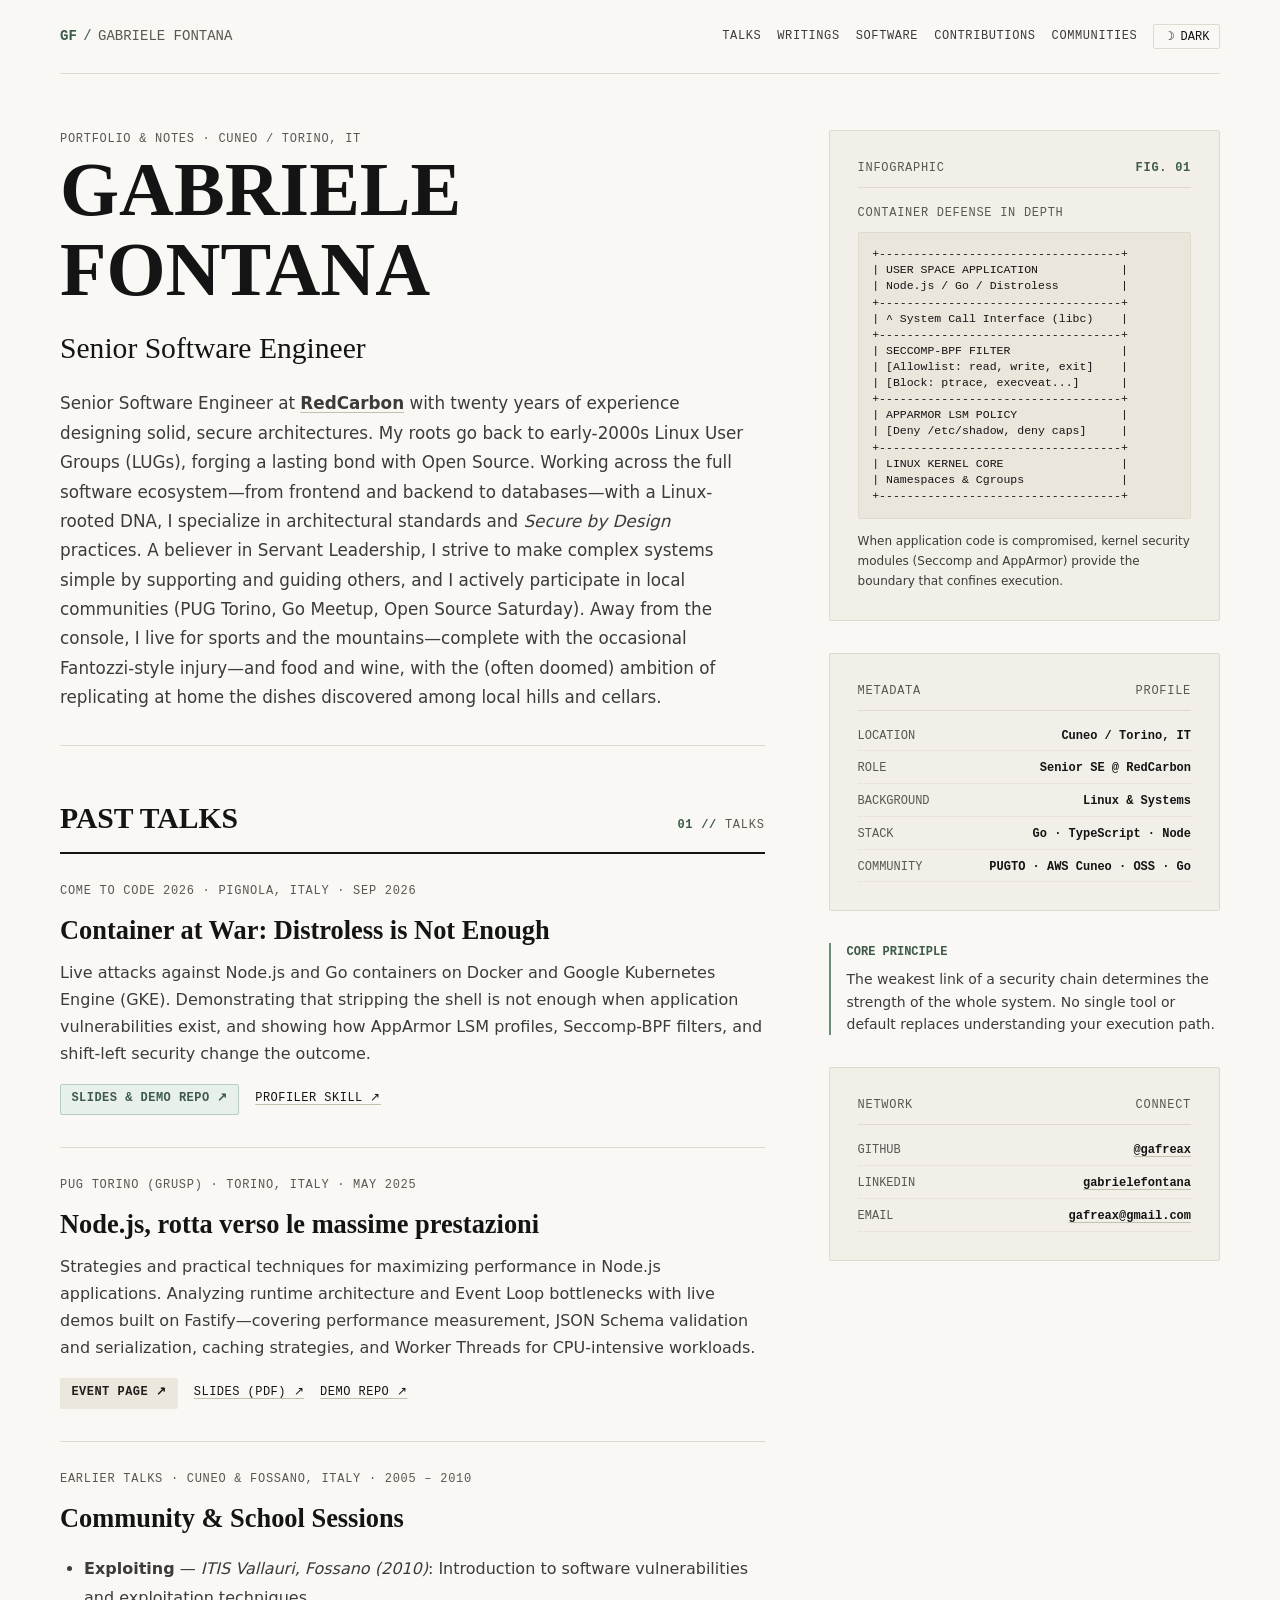
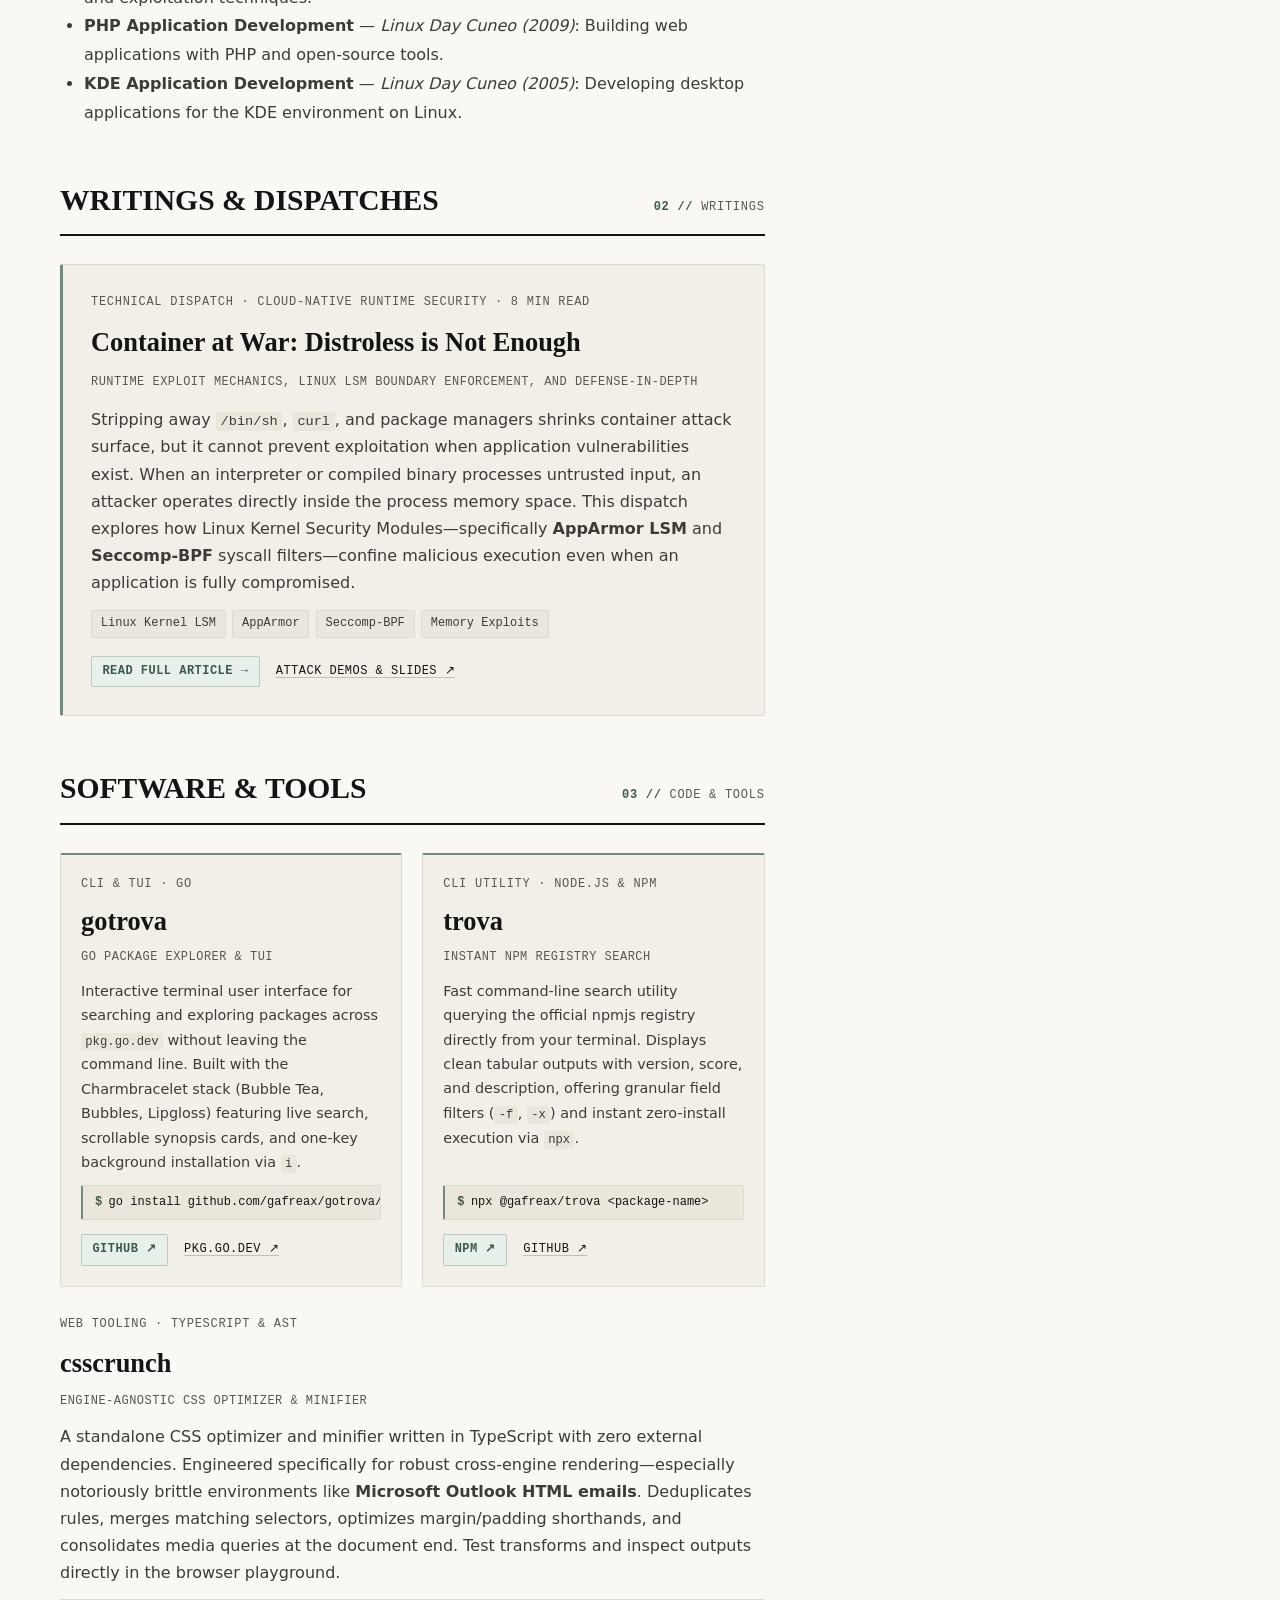
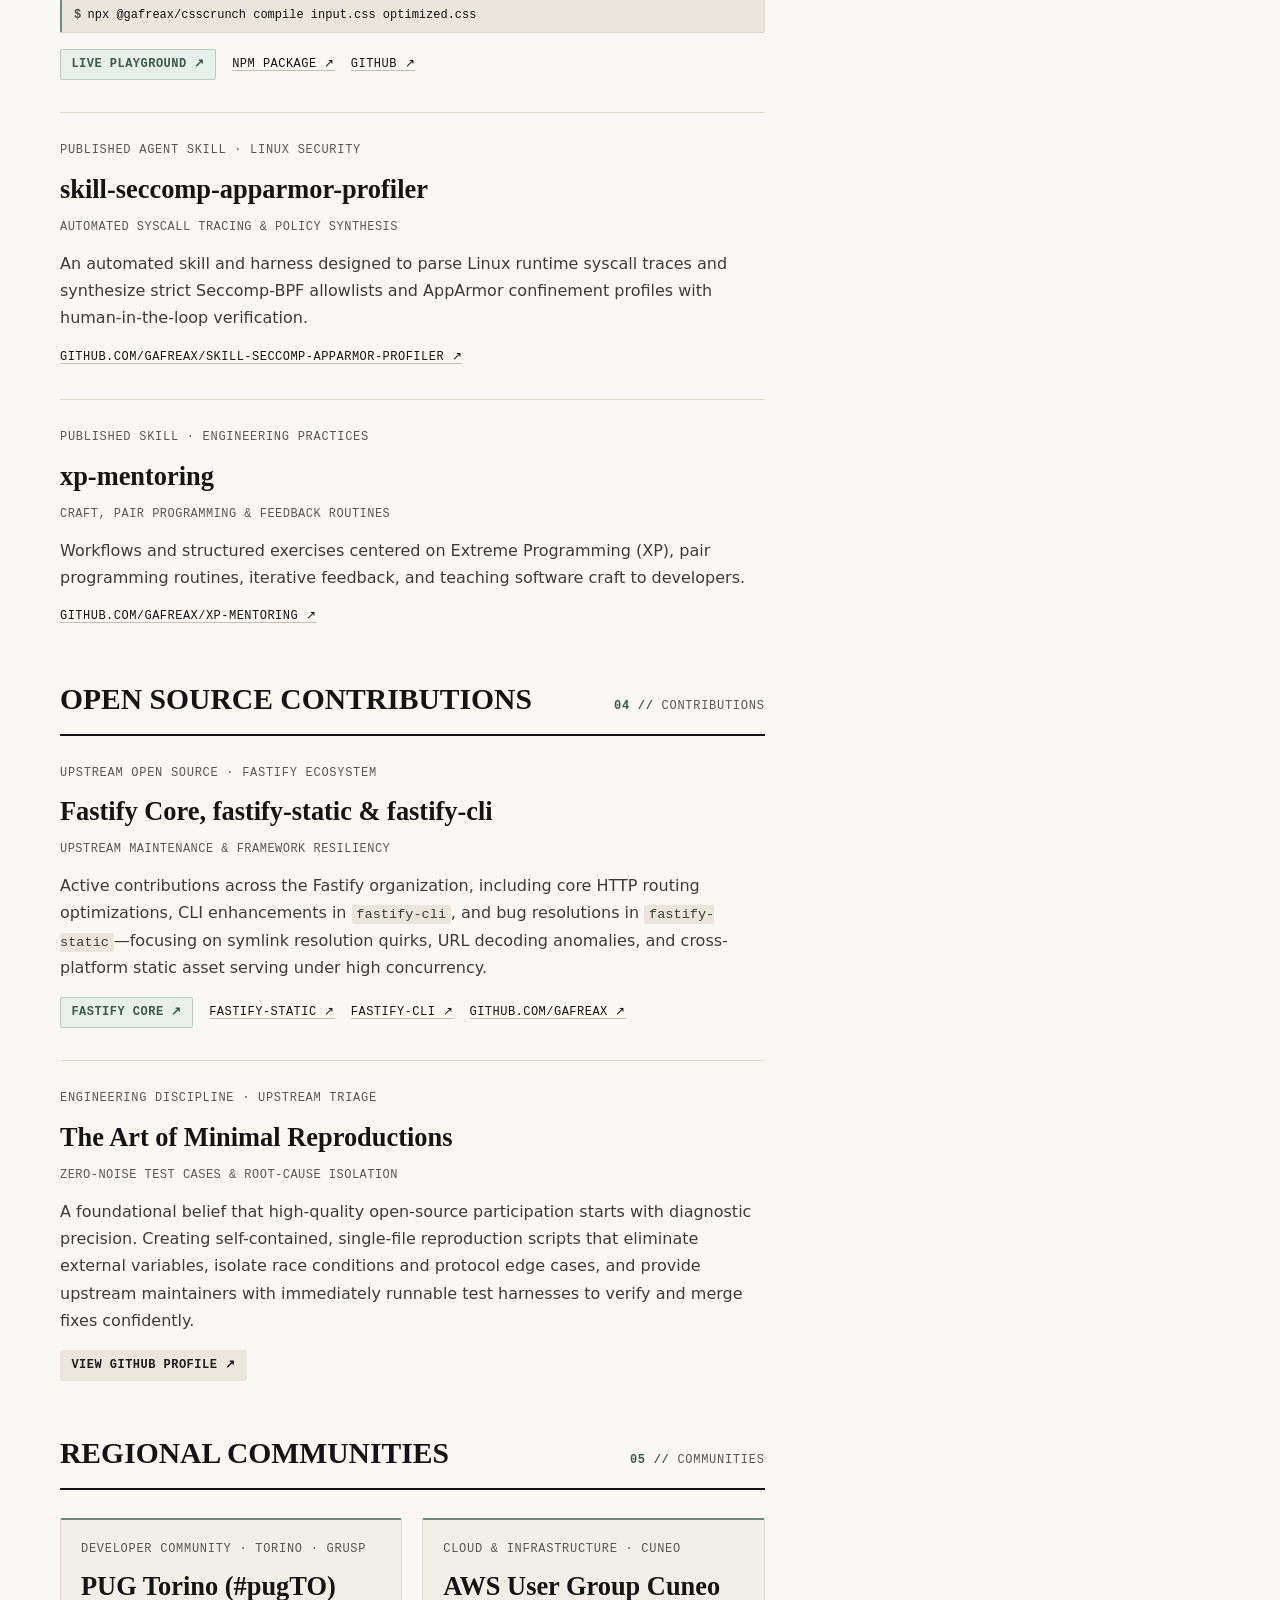
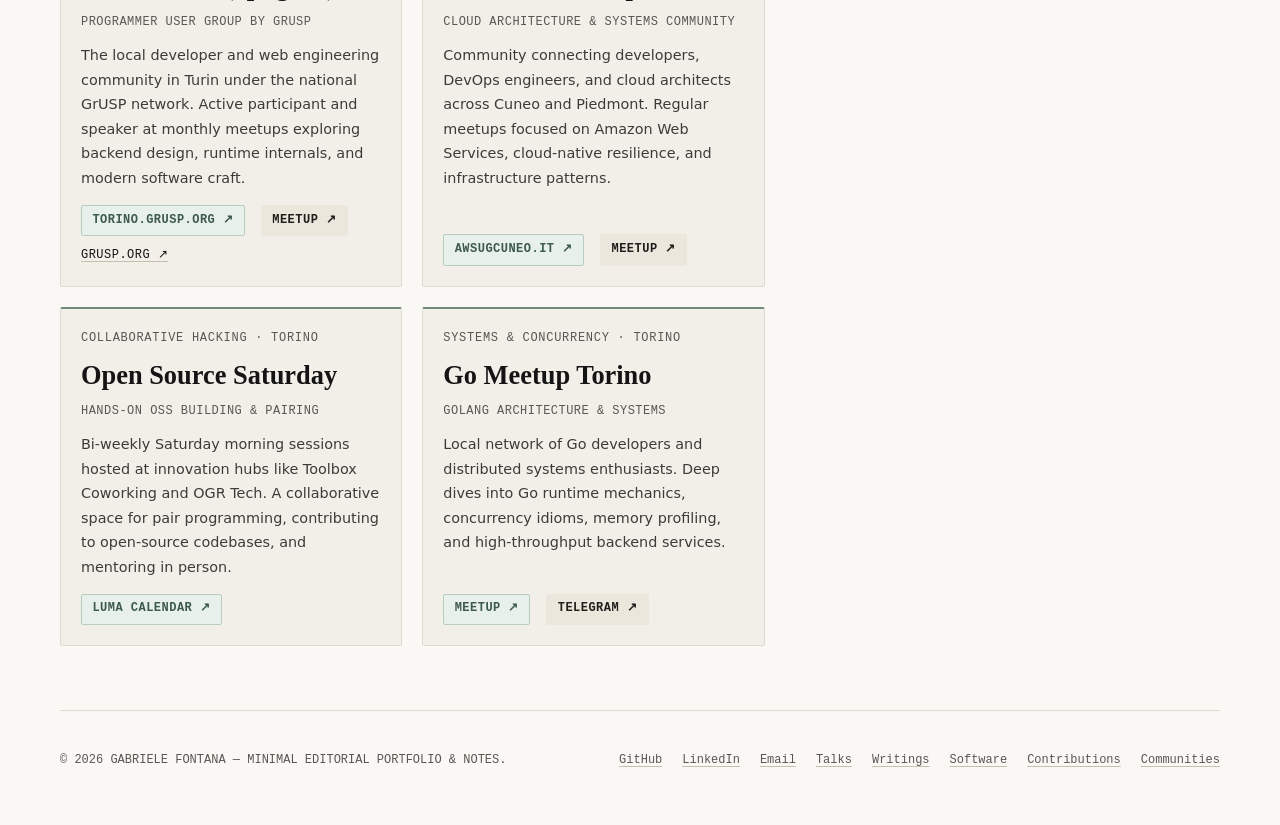
<file: index.html>
<!DOCTYPE html><html lang="en"><head><meta charset="UTF-8" /><meta name="viewport" content="width=device-width, initial-scale=1.0" /><title>Gabriele Fontana — Senior Software Engineer</title><meta name="description" content="Senior Software Engineer at RedCarbon with 20 years of experience designing solid, secure software architectures." /><meta name="author" content="Gabriele Fontana" /><link rel="canonical" href="https://gafreax.github.io/" /><meta property="og:type" content="website" /><meta property="og:site_name" content="Gabriele Fontana" /><meta property="og:title" content="Gabriele Fontana — Senior Software Engineer" /><meta property="og:description" content="Senior Software Engineer at RedCarbon with 20 years of experience designing solid, secure software architectures." /><meta property="og:url" content="https://gafreax.github.io/" /><meta name="twitter:card" content="summary" /><meta name="twitter:title" content="Gabriele Fontana — Senior Software Engineer" /><meta name="twitter:description" content="Senior Software Engineer at RedCarbon with 20 years of experience designing solid, secure software architectures." /><link rel="icon" type="image/svg+xml" href="data:image/svg+xml,%3Csvg xmlns='http://www.w3.org/2000/svg' viewBox='0 0 64 64'%3E%3Crect width='64' height='64' rx='8' fill='%23F9F8F5' stroke='%234E6E5D' stroke-width='4'/%3E%3Ctext x='50%25' y='54%25' dominant-baseline='middle' text-anchor='middle' font-family='Georgia, serif' font-weight='700' font-size='28' fill='%234E6E5D'%3EGF%3C/text%3E%3C/svg%3E" /><link rel="stylesheet" href="style.css" /></head><body><div class="site-wrapper"><header class="site-header"><div class="header-inner"> <a href="index.html" class="site-logo"> <strong class="logo-mark">GF</strong> <span class="logo-slash">/</span> <span>GABRIELE FONTANA</span> </a><nav class="site-nav" aria-label="Main Navigation"> <a href="#talks">Talks</a> <a href="#writings">Writings</a> <a href="#software">Software</a> <a href="#contributions">Contributions</a> <a href="#communities">Communities</a><button id="theme-toggle" class="theme-toggle-btn" type="button" aria-label="Toggle theme"> <span>☽</span> DARK </button></nav></div></header><main class="magazine-grid"><div class="magazine-left"><section class="hero-manifesto"><p class="meta-label">PORTFOLIO &amp; NOTES · CUNEO / TORINO, IT</p><h1 class="masthead-title">GABRIELE<br />FONTANA</h1><p class="thesis"> Senior Software Engineer </p><p class="bio-summary"> Senior Software Engineer at <strong><a href="https://redcarbon.ai">RedCarbon</a></strong> with twenty years of experience designing solid, secure architectures. My roots go back to early-2000s Linux User Groups (LUGs), forging a lasting bond with Open Source. Working across the full software ecosystem—from frontend and backend to databases—with a Linux-rooted DNA, I specialize in architectural standards and <em>Secure by Design</em> practices. A believer in Servant Leadership, I strive to make complex systems simple by supporting and guiding others, and I actively participate in local communities (PUG Torino, Go Meetup, Open Source Saturday). Away from the console, I live for sports and the mountains—complete with the occasional Fantozzi-style injury—and food and wine, with the (often doomed) ambition of replicating at home the dishes discovered among local hills and cellars. </p></section><section id="talks" class="content-section"><div class="section-header"><h2>Past Talks</h2><span class="meta-label"><span class="accent-num">01 //</span> TALKS</span></div><article class="article-entry"><div class="meta-label">COME TO CODE 2026 · PIGNOLA, ITALY · SEP 2026</div><h3 class="article-entry-title"> <a href="https://github.com/gafreax/container-at-war" target="_blank" rel="noopener noreferrer">Container at War: Distroless is Not Enough</a></h3><p class="article-desc"> Live attacks against Node.js and Go containers on Docker and Google Kubernetes Engine (GKE). Demonstrating that stripping the shell is not enough when application vulnerabilities exist, and showing how AppArmor LSM profiles, Seccomp-BPF filters, and shift-left security change the outcome. </p><div class="article-links"> <a href="https://github.com/gafreax/container-at-war" target="_blank" rel="noopener noreferrer" class="badge badge-accent">Slides &amp; Demo Repo &nearr;</a> <a href="https://github.com/gafreax/skill-seccomp-apparmor-profiler" target="_blank" rel="noopener noreferrer">Profiler Skill &nearr;</a></div></article><article class="article-entry"><div class="meta-label">PUG TORINO (GRUSP) · TORINO, ITALY · MAY 2025</div><h3 class="article-entry-title"> <a href="https://torino.grusp.org/node-js-rotta-verso-le-massime-prestazioni/" target="_blank" rel="noopener noreferrer">Node.js, rotta verso le massime prestazioni</a></h3><p class="article-desc"> Strategies and practical techniques for maximizing performance in Node.js applications. Analyzing runtime architecture and Event Loop bottlenecks with live demos built on Fastify—covering performance measurement, JSON Schema validation and serialization, caching strategies, and Worker Threads for CPU-intensive workloads. </p><div class="article-links"> <a href="https://torino.grusp.org/node-js-rotta-verso-le-massime-prestazioni/" target="_blank" rel="noopener noreferrer" class="badge">Event Page &nearr;</a> <a href="https://web.archive.org/web/20250804071954/https://torino.grusp.org/wp-content/uploads/2025/05/Nodejs_-rotta-verso-le-massime-prestazioni.pdf" target="_blank" rel="noopener noreferrer">Slides (PDF) &nearr;</a> <a href="https://github.com/gafreax/talk-node-performance-example" target="_blank" rel="noopener noreferrer">Demo Repo &nearr;</a></div></article><article class="article-entry"><div class="meta-label">EARLIER TALKS · CUNEO &amp; FOSSANO, ITALY · 2005 – 2010</div><h3 class="article-entry-title"> Community &amp; School Sessions </h3><ul style="margin: 0.5rem 0 0 1.5rem; color: var(--text-secondary); font-size: var(--text-base); line-height: 1.8;"><li><strong>Exploiting</strong> — <em>ITIS Vallauri, Fossano (2010)</em>: Introduction to software vulnerabilities and exploitation techniques.</li><li><strong>PHP Application Development</strong> — <em>Linux Day Cuneo (2009)</em>: Building web applications with PHP and open-source tools.</li><li><strong>KDE Application Development</strong> — <em>Linux Day Cuneo (2005)</em>: Developing desktop applications for the KDE environment on Linux.</li></ul></article></section><section id="writings" class="content-section"><div class="section-header"><h2>Writings &amp; Dispatches</h2><span class="meta-label"><span class="accent-num">02 //</span> WRITINGS</span></div><div class="writings-card"><div class="meta-label">TECHNICAL DISPATCH · CLOUD-NATIVE RUNTIME SECURITY · 8 MIN READ</div><h3 class="article-entry-title"> <a href="article-container-at-war.html">Container at War: Distroless is Not Enough</a></h3><p class="article-subtitle">Runtime exploit mechanics, Linux LSM boundary enforcement, and defense-in-depth</p><p class="article-desc"> Stripping away <code>/bin/sh</code>, <code>curl</code>, and package managers shrinks container attack surface, but it cannot prevent exploitation when application vulnerabilities exist. When an interpreter or compiled binary processes untrusted input, an attacker operates directly inside the process memory space. This dispatch explores how Linux Kernel Security Modules—specifically <strong>AppArmor LSM</strong> and <strong>Seccomp-BPF</strong> syscall filters—confine malicious execution even when an application is fully compromised. </p><div class="topic-pills"> <span class="topic-pill">Linux Kernel LSM</span> <span class="topic-pill">AppArmor</span> <span class="topic-pill">Seccomp-BPF</span> <span class="topic-pill">Memory Exploits</span></div><div class="article-links"> <a href="article-container-at-war.html" class="badge badge-accent">Read Full Article &rarr;</a> <a href="https://github.com/gafreax/container-at-war" target="_blank" rel="noopener noreferrer">Attack Demos &amp; Slides &nearr;</a></div></div></section><section id="software" class="content-section"><div class="section-header"><h2>Software &amp; Tools</h2><span class="meta-label"><span class="accent-num">03 //</span> CODE &amp; TOOLS</span></div><div class="parallel-grid"><article class="parallel-card"><div class="meta-label">CLI &amp; TUI · GO</div><h3 class="article-entry-title"> <a href="https://github.com/gafreax/gotrova" target="_blank" rel="noopener noreferrer">gotrova</a></h3><p class="article-subtitle">Go Package Explorer &amp; TUI</p><p class="article-desc"> Interactive terminal user interface for searching and exploring packages across <code>pkg.go.dev</code> without leaving the command line. Built with the Charmbracelet stack (Bubble Tea, Bubbles, Lipgloss) featuring live search, scrollable synopsis cards, and one-key background installation via <code>i</code>. </p><div class="cli-snippet"> <span class="prompt">$</span><code>go install github.com/gafreax/gotrova/cmd/gotrova@latest</code></div><div class="article-links"> <a href="https://github.com/gafreax/gotrova" target="_blank" rel="noopener noreferrer" class="badge badge-accent">GitHub &nearr;</a> <a href="https://pkg.go.dev/github.com/gafreax/gotrova" target="_blank" rel="noopener noreferrer">pkg.go.dev &nearr;</a></div></article><article class="parallel-card"><div class="meta-label">CLI UTILITY · NODE.JS &amp; NPM</div><h3 class="article-entry-title"> <a href="https://www.npmjs.com/package/@gafreax/trova" target="_blank" rel="noopener noreferrer">trova</a></h3><p class="article-subtitle">Instant npm Registry Search</p><p class="article-desc"> Fast command-line search utility querying the official npmjs registry directly from your terminal. Displays clean tabular outputs with version, score, and description, offering granular field filters (<code>-f</code>, <code>-x</code>) and instant zero-install execution via <code>npx</code>. </p><div class="cli-snippet"> <span class="prompt">$</span><code>npx @gafreax/trova &lt;package-name&gt;</code></div><div class="article-links"> <a href="https://www.npmjs.com/package/@gafreax/trova" target="_blank" rel="noopener noreferrer" class="badge badge-accent">npm &nearr;</a> <a href="https://github.com/gafreax/trova" target="_blank" rel="noopener noreferrer">GitHub &nearr;</a></div></article></div><article class="article-entry"><div class="meta-label">WEB TOOLING · TYPESCRIPT &amp; AST</div><h3 class="article-entry-title"> <a href="https://gafreax.github.io/csscrunch/" target="_blank" rel="noopener noreferrer">csscrunch</a></h3><p class="article-subtitle">Engine-Agnostic CSS Optimizer &amp; Minifier</p><p class="article-desc"> A standalone CSS optimizer and minifier written in TypeScript with zero external dependencies. Engineered specifically for robust cross-engine rendering—especially notoriously brittle environments like <strong>Microsoft Outlook HTML emails</strong>. Deduplicates rules, merges matching selectors, optimizes margin/padding shorthands, and consolidates media queries at the document end. Test transforms and inspect outputs directly in the browser playground. </p><div class="cli-snippet"> <span class="prompt">$</span><code>npx @gafreax/csscrunch compile input.css optimized.css</code></div><div class="article-links"> <a href="https://gafreax.github.io/csscrunch/examples/playground.html" target="_blank" rel="noopener noreferrer" class="badge badge-accent">Live Playground &nearr;</a> <a href="https://www.npmjs.com/package/@gafreax/csscrunch" target="_blank" rel="noopener noreferrer">npm Package &nearr;</a> <a href="https://github.com/gafreax/csscrunch" target="_blank" rel="noopener noreferrer">GitHub &nearr;</a></div></article><article class="article-entry"><div class="meta-label">PUBLISHED AGENT SKILL · LINUX SECURITY</div><h3 class="article-entry-title"> <a href="https://github.com/gafreax/skill-seccomp-apparmor-profiler" target="_blank" rel="noopener noreferrer">skill-seccomp-apparmor-profiler</a></h3><p class="article-subtitle">Automated Syscall Tracing &amp; Policy Synthesis</p><p class="article-desc"> An automated skill and harness designed to parse Linux runtime syscall traces and synthesize strict Seccomp-BPF allowlists and AppArmor confinement profiles with human-in-the-loop verification. </p><div class="article-links"> <a href="https://github.com/gafreax/skill-seccomp-apparmor-profiler" target="_blank" rel="noopener noreferrer">github.com/gafreax/skill-seccomp-apparmor-profiler &nearr;</a></div></article><article class="article-entry"><div class="meta-label">PUBLISHED SKILL · ENGINEERING PRACTICES</div><h3 class="article-entry-title"> <a href="https://github.com/gafreax/xp-mentoring" target="_blank" rel="noopener noreferrer">xp-mentoring</a></h3><p class="article-subtitle">Craft, Pair Programming &amp; Feedback Routines</p><p class="article-desc"> Workflows and structured exercises centered on Extreme Programming (XP), pair programming routines, iterative feedback, and teaching software craft to developers. </p><div class="article-links"> <a href="https://github.com/gafreax/xp-mentoring" target="_blank" rel="noopener noreferrer">github.com/gafreax/xp-mentoring &nearr;</a></div></article></section><section id="contributions" class="content-section"><div class="section-header"><h2>Open Source Contributions</h2><span class="meta-label"><span class="accent-num">04 //</span> CONTRIBUTIONS</span></div><article class="article-entry"><div class="meta-label">UPSTREAM OPEN SOURCE · FASTIFY ECOSYSTEM</div><h3 class="article-entry-title"> <a href="https://github.com/fastify/fastify" target="_blank" rel="noopener noreferrer">Fastify Core, fastify-static &amp; fastify-cli</a></h3><p class="article-subtitle">Upstream Maintenance &amp; Framework Resiliency</p><p class="article-desc"> Active contributions across the Fastify organization, including core HTTP routing optimizations, CLI enhancements in <code>fastify-cli</code>, and bug resolutions in <code>fastify-static</code>—focusing on symlink resolution quirks, URL decoding anomalies, and cross-platform static asset serving under high concurrency. </p><div class="article-links"> <a href="https://github.com/fastify/fastify" target="_blank" rel="noopener noreferrer" class="badge badge-accent">Fastify Core &nearr;</a> <a href="https://github.com/fastify/fastify-static" target="_blank" rel="noopener noreferrer">fastify-static &nearr;</a> <a href="https://github.com/fastify/fastify-cli" target="_blank" rel="noopener noreferrer">fastify-cli &nearr;</a> <a href="https://github.com/gafreax" target="_blank" rel="noopener noreferrer">github.com/gafreax &nearr;</a></div></article><article class="article-entry"><div class="meta-label">ENGINEERING DISCIPLINE · UPSTREAM TRIAGE</div><h3 class="article-entry-title"> The Art of Minimal Reproductions </h3><p class="article-subtitle">Zero-Noise Test Cases &amp; Root-Cause Isolation</p><p class="article-desc"> A foundational belief that high-quality open-source participation starts with diagnostic precision. Creating self-contained, single-file reproduction scripts that eliminate external variables, isolate race conditions and protocol edge cases, and provide upstream maintainers with immediately runnable test harnesses to verify and merge fixes confidently. </p><div class="article-links"> <a href="https://github.com/gafreax" target="_blank" rel="noopener noreferrer" class="badge">View GitHub Profile &nearr;</a></div></article></section><section id="communities" class="content-section"><div class="section-header"><h2>Regional Communities</h2><span class="meta-label"><span class="accent-num">05 //</span> COMMUNITIES</span></div><div id="community" class="community-grid"><article class="community-card"><div class="meta-label">DEVELOPER COMMUNITY · TORINO · GRUSP</div><h3 class="article-entry-title"> <a href="https://torino.grusp.org/" target="_blank" rel="noopener noreferrer">PUG Torino (#pugTO)</a></h3><p class="article-subtitle">Programmer User Group by GrUSP</p><p class="article-desc"> The local developer and web engineering community in Turin under the national GrUSP network. Active participant and speaker at monthly meetups exploring backend design, runtime internals, and modern software craft. </p><div class="article-links"> <a href="https://torino.grusp.org/" target="_blank" rel="noopener noreferrer" class="badge badge-accent">torino.grusp.org &nearr;</a> <a href="https://www.meetup.com/pug-torino/" target="_blank" rel="noopener noreferrer" class="badge">Meetup &nearr;</a> <a href="https://www.grusp.org/" target="_blank" rel="noopener noreferrer">grusp.org &nearr;</a></div></article><article class="community-card"><div class="meta-label">CLOUD &amp; INFRASTRUCTURE · CUNEO</div><h3 class="article-entry-title"> <a href="https://www.awsugcuneo.it/" target="_blank" rel="noopener noreferrer">AWS User Group Cuneo</a></h3><p class="article-subtitle">Cloud Architecture &amp; Systems Community</p><p class="article-desc"> Community connecting developers, DevOps engineers, and cloud architects across Cuneo and Piedmont. Regular meetups focused on Amazon Web Services, cloud-native resilience, and infrastructure patterns. </p><div class="article-links"> <a href="https://www.awsugcuneo.it/" target="_blank" rel="noopener noreferrer" class="badge badge-accent">awsugcuneo.it &nearr;</a> <a href="https://www.meetup.com/aws-cuneo/" target="_blank" rel="noopener noreferrer" class="badge">Meetup &nearr;</a></div></article><article class="community-card"><div class="meta-label">COLLABORATIVE HACKING · TORINO</div><h3 class="article-entry-title"> <a href="https://luma.com/opensourcesaturdaytorino" target="_blank" rel="noopener noreferrer">Open Source Saturday</a></h3><p class="article-subtitle">Hands-on OSS Building &amp; Pairing</p><p class="article-desc"> Bi-weekly Saturday morning sessions hosted at innovation hubs like Toolbox Coworking and OGR Tech. A collaborative space for pair programming, contributing to open-source codebases, and mentoring in person. </p><div class="article-links"> <a href="https://luma.com/opensourcesaturdaytorino" target="_blank" rel="noopener noreferrer" class="badge badge-accent">Luma Calendar &nearr;</a></div></article><article class="community-card"><div class="meta-label">SYSTEMS &amp; CONCURRENCY · TORINO</div><h3 class="article-entry-title"> <a href="https://www.meetup.com/golang-torino/" target="_blank" rel="noopener noreferrer">Go Meetup Torino</a></h3><p class="article-subtitle">Golang Architecture &amp; Systems</p><p class="article-desc"> Local network of Go developers and distributed systems enthusiasts. Deep dives into Go runtime mechanics, concurrency idioms, memory profiling, and high-throughput backend services. </p><div class="article-links"> <a href="https://www.meetup.com/golang-torino/" target="_blank" rel="noopener noreferrer" class="badge badge-accent">Meetup &nearr;</a> <a href="https://t.me/golangtorino" target="_blank" rel="noopener noreferrer" class="badge">Telegram &nearr;</a></div></article></div></section></div><aside class="magazine-right sticky-col" aria-label="Sidebar Context & Infographics"><div class="info-box"><div class="info-box-header"> <span>INFOGRAPHIC</span> <span class="accent-tag">FIG. 01</span></div><p class="meta-label" style="margin-bottom: 0.5rem;">CONTAINER DEFENSE IN DEPTH</p> <div class="diagram-box">+-----------------------------------+
| USER SPACE APPLICATION            |
| Node.js / Go / Distroless         |
+-----------------------------------+
| ^ System Call Interface (libc)    |
+-----------------------------------+
| SECCOMP-BPF FILTER                |
| [Allowlist: read, write, exit]    |
| [Block: ptrace, execveat...]      |
+-----------------------------------+
| APPARMOR LSM POLICY               |
| [Deny /etc/shadow, deny caps]     |
+-----------------------------------+
| LINUX KERNEL CORE                 |
| Namespaces &amp; Cgroups              |
+-----------------------------------+</div> <p class="article-desc" style="font-size: var(--text-xs); margin-top: 0.75rem;"> When application code is compromised, kernel security modules (Seccomp and AppArmor) provide the boundary that confines execution. </p></div><div class="info-box"><div class="info-box-header"> <span>METADATA</span> <span>PROFILE</span></div><ul class="meta-list"><li> <span class="label">LOCATION</span> <span class="val">Cuneo / Torino, IT</span></li><li> <span class="label">ROLE</span> <span class="val">Senior SE @ RedCarbon</span></li><li> <span class="label">BACKGROUND</span> <span class="val">Linux &amp; Systems</span></li><li> <span class="label">STACK</span> <span class="val">Go · TypeScript · Node</span></li><li> <span class="label">COMMUNITY</span> <span class="val">PUGTO · AWS Cuneo · OSS · Go</span></li></ul></div><div class="margin-note"> <strong>Core Principle</strong> The weakest link of a security chain determines the strength of the whole system. No single tool or default replaces understanding your execution path. </div><div class="info-box"><div class="info-box-header"> <span>NETWORK</span> <span>CONNECT</span></div><ul class="meta-list"><li> <span class="label">GITHUB</span> <span class="val"><a href="https://github.com/gafreax" target="_blank" rel="noopener noreferrer">@gafreax</a></span></li><li> <span class="label">LINKEDIN</span> <span class="val"><a href="https://www.linkedin.com/in/gabrielefontana/" target="_blank" rel="noopener noreferrer">gabrielefontana</a></span></li><li> <span class="label">EMAIL</span> <span class="val"><a href="mailto:gafreax@gmail.com">gafreax@gmail.com</a></span></li></ul></div></aside></main><footer class="site-footer"><div class="footer-inner"><div> &copy; 2026 GABRIELE FONTANA — MINIMAL EDITORIAL PORTFOLIO &amp; NOTES. </div><ul class="footer-links"><li><a href="https://github.com/gafreax" target="_blank" rel="noopener noreferrer">GitHub</a></li><li><a href="https://www.linkedin.com/in/gabrielefontana/" target="_blank" rel="noopener noreferrer">LinkedIn</a></li><li><a href="mailto:gafreax@gmail.com">Email</a></li><li><a href="#talks">Talks</a></li><li><a href="#writings">Writings</a></li><li><a href="#software">Software</a></li><li><a href="#contributions">Contributions</a></li><li><a href="#communities">Communities</a></li></ul></div></footer></div><script src="main.js" defer></script></body></html>
</file>
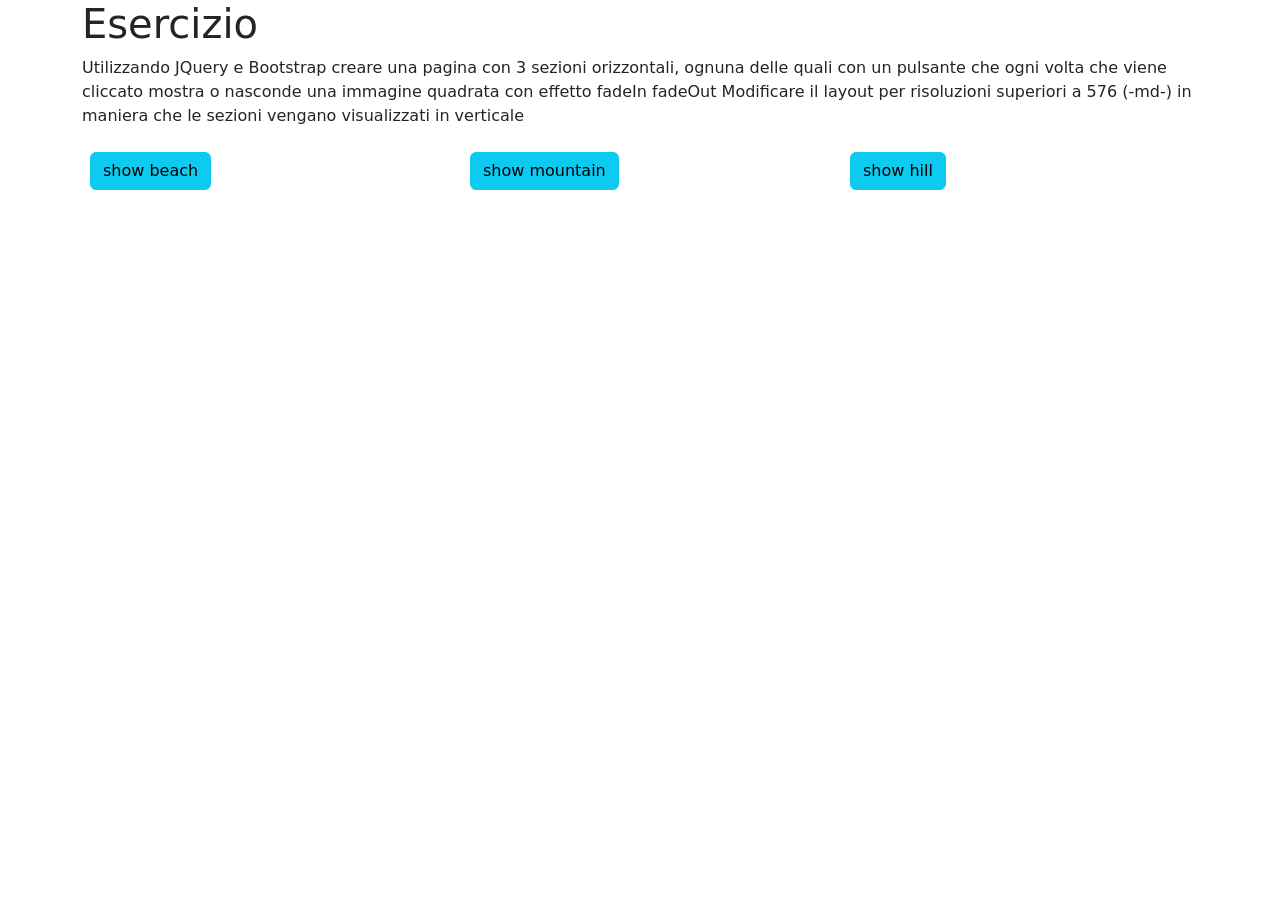
<file: exercise/01-showhide/index.html>
<!doctype html>
<html lang="en">

<head>
    <meta charset="utf-8">
    <meta name="viewport" content="width=device-width, initial-scale=1">
    <title>Bootstrap demo</title>
    <link href="https://cdn.jsdelivr.net/npm/bootstrap@5.3.2/dist/css/bootstrap.min.css" rel="stylesheet"
        integrity="sha384-T3c6CoIi6uLrA9TneNEoa7RxnatzjcDSCmG1MXxSR1GAsXEV/Dwwykc2MPK8M2HN" crossorigin="anonymous">
    <script src="https://cdn.jsdelivr.net/npm/bootstrap@5.3.2/dist/js/bootstrap.bundle.min.js"
        integrity="sha384-C6RzsynM9kWDrMNeT87bh95OGNyZPhcTNXj1NW7RuBCsyN/o0jlpcV8Qyq46cDfL"
        crossorigin="anonymous"></script>
    <script src="https://code.jquery.com/jquery-3.7.1.min.js"
        integrity="sha256-/JqT3SQfawRcv/BIHPThkBvs0OEvtFFmqPF/lYI/Cxo=" crossorigin="anonymous"></script>
</head>
<style>
    .hidden {
        display: none;
    }

    .myImg > img {
        max-width: 100%;
    }
</style>
<script>
    function getElementName(elementName) {
        const firstLettrer = elementName.charAt(0);
        const remainingLetter = elementName.substring(1);
        return firstLettrer.toUpperCase()+remainingLetter.toLowerCase();
    }

    function handleClick(elementName) {
        const elementNameCapitalized = getElementName(elementName);
        const element = $("#img"+elementNameCapitalized);
        if(element.hasClass("hidden") === true ) {
            element.removeClass("hidden").fadeIn(400);
            $("#btn"+elementNameCapitalized).text("hide "+elementName)
        } else {
            element.fadeOut(400).addClass("hidden");
            $("#btn"+elementNameCapitalized).text("show "+elementName)
        }
    }
    $(document).ready(function () { 
        $("#btnMountain").click(function() {
            handleClick("mountain")
        });
        $("#btnHill").click(function() {
            handleClick("hill")
        });
        $("#btnBeach").click(function() {
            handleClick("beach")
        });
    });
</script>

<body>
    <div class="container">
        <div class="row">
            <h1>Esercizio</h1>
        </div>
        <div class="row">
            <p>
                Utilizzando JQuery e Bootstrap creare una pagina con 3 sezioni orizzontali, ognuna delle quali con un
                pulsante che ogni volta che viene cliccato mostra o nasconde una immagine quadrata con effetto fadeIn
                fadeOut
                Modificare il layout per risoluzioni superiori a 576 (-md-) in maniera che le sezioni vengano
                visualizzati in verticale
            </p>
        </div>
        <div class="row">
            <div class="col-xs-12 col-md-4" id="beach">
                <button class="btn btn-info m-2" id="btnBeach">show beach</button>
                <figure class="figure hidden myImg" id="imgBeach">
                    <img src="./beach.png" class="figure-img p-2" alt="beach">
                    <figcaption class="figure-caption">The beach</figcaption>
                </figure>
            </div>
            <div class="col-xs-12 col-md-4" id="mountain">
                <button class="btn btn-info m-2" id="btnMountain">show mountain</button>
                <figure class="figure hidden myImg" id="imgMountain">
                    <img src="./mountain.png" class="figure-img p-2" alt="Mountains">
                    <figcaption class="figure-caption">Mountains</figcaption>
                </figure>
            </div>
            <div class="col-xs-12 col-md-4" id="hill">
                <button class="btn btn-info m-2" id="btnHill">show hill</button>
                <figure class="figure hidden myImg" id="imgHill">
                    <img src="./hills.png" class="figure-img p-2" alt="Hills">
                    <figcaption class="figure-caption">Hills</figcaption>
                </figure>
            </div>
        </div>
    </div>
</body>

</html>
</file>
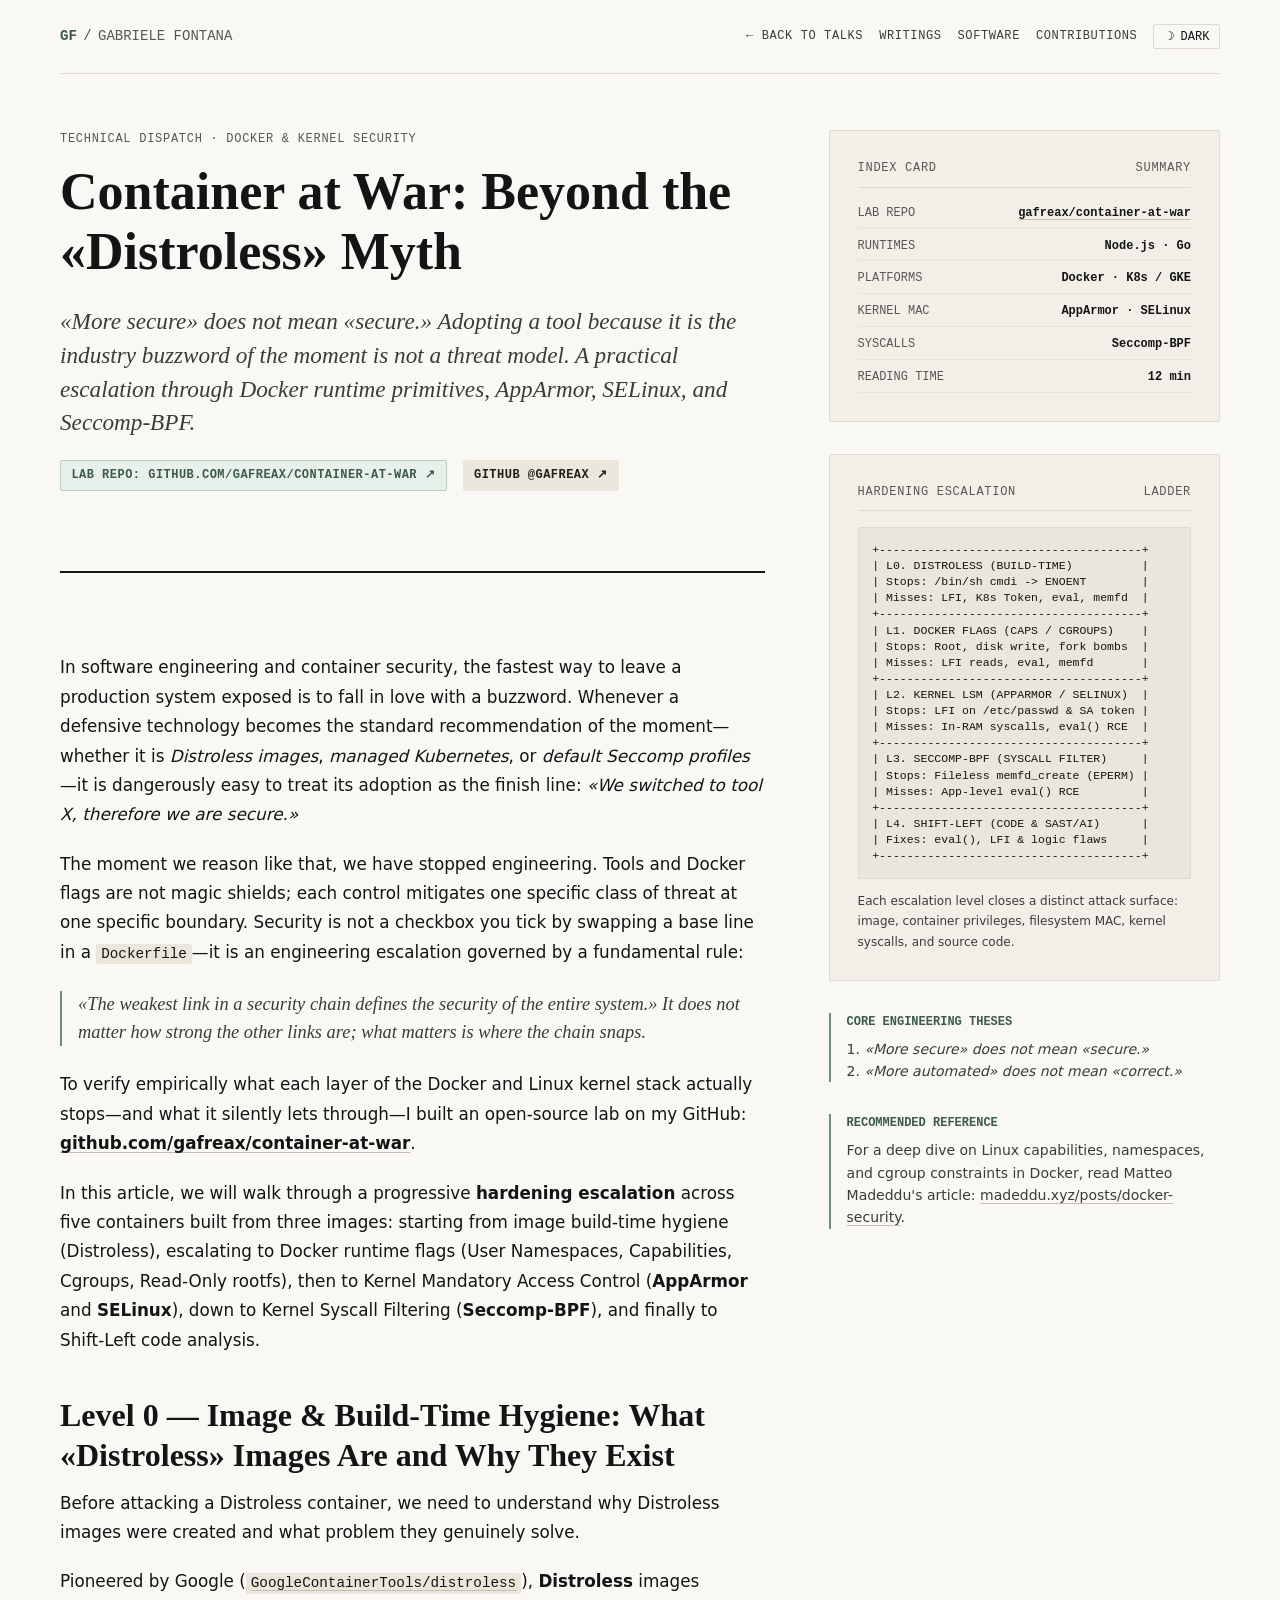
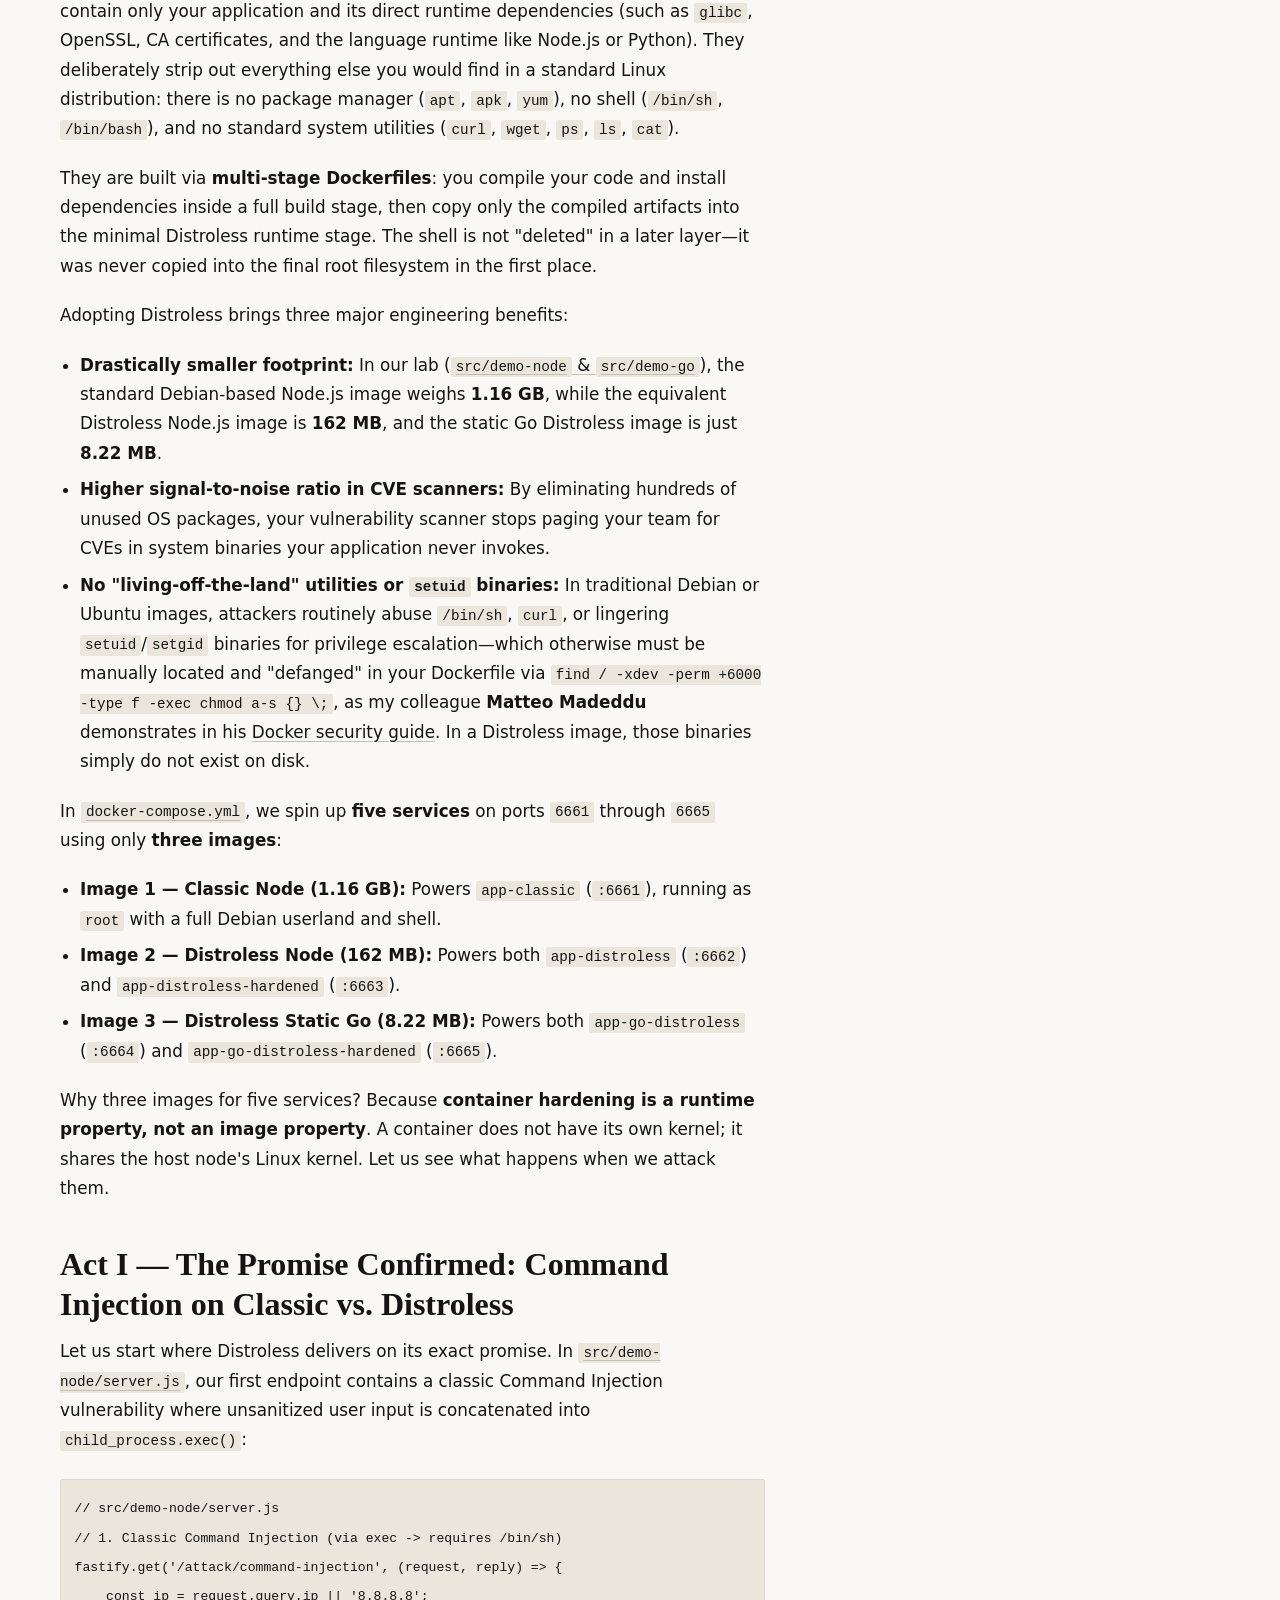
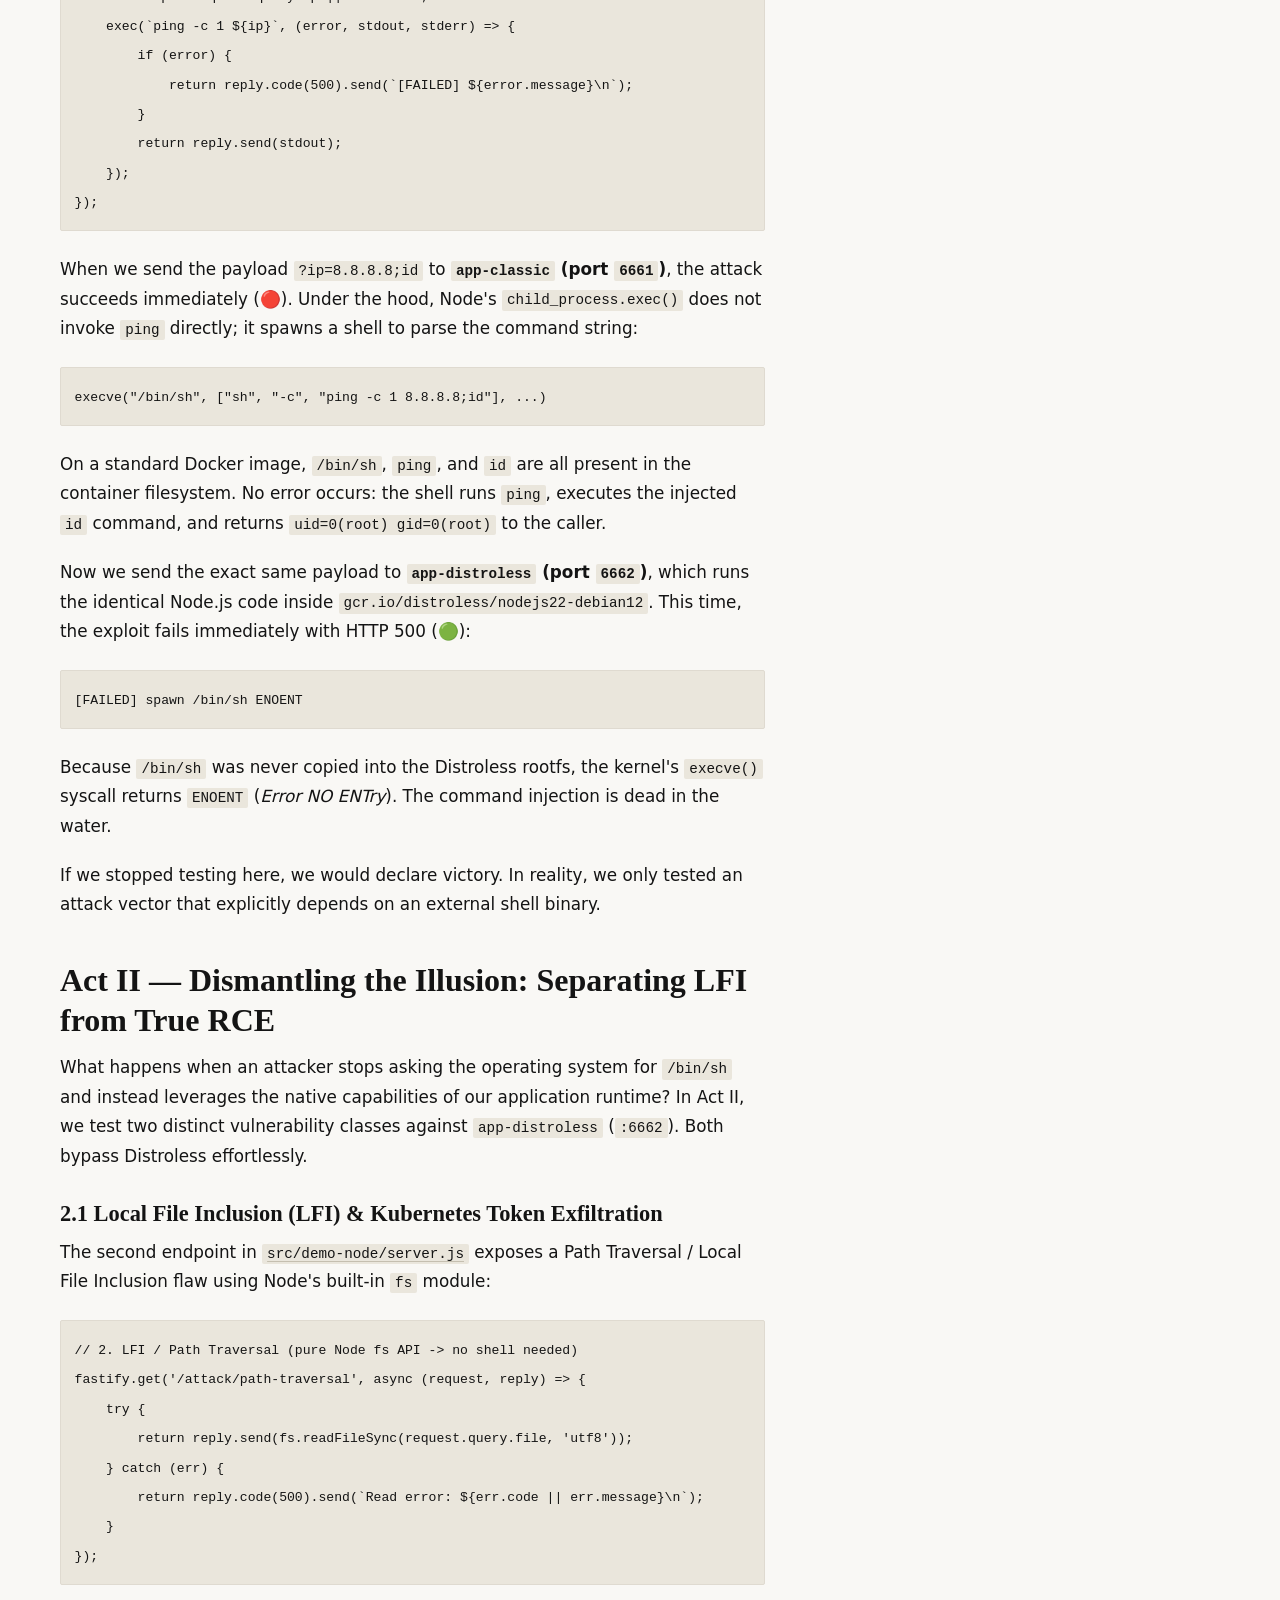
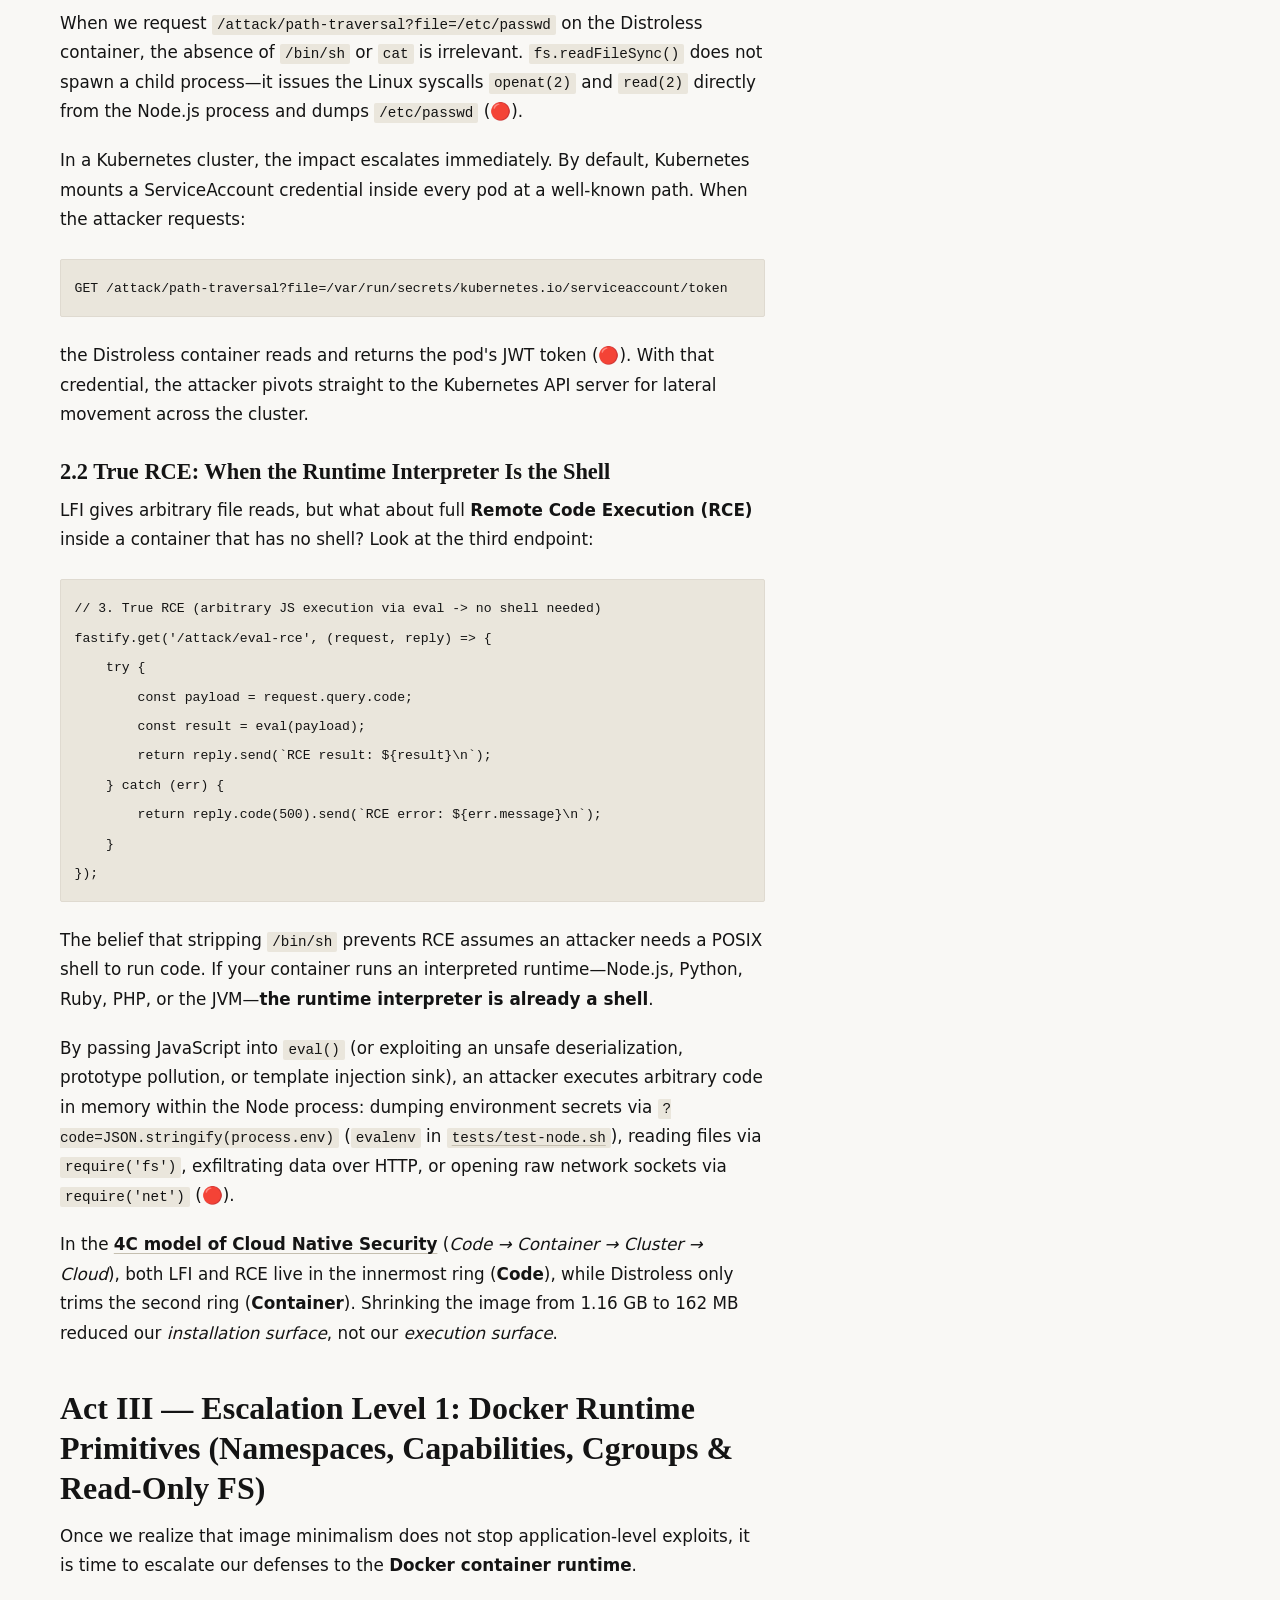
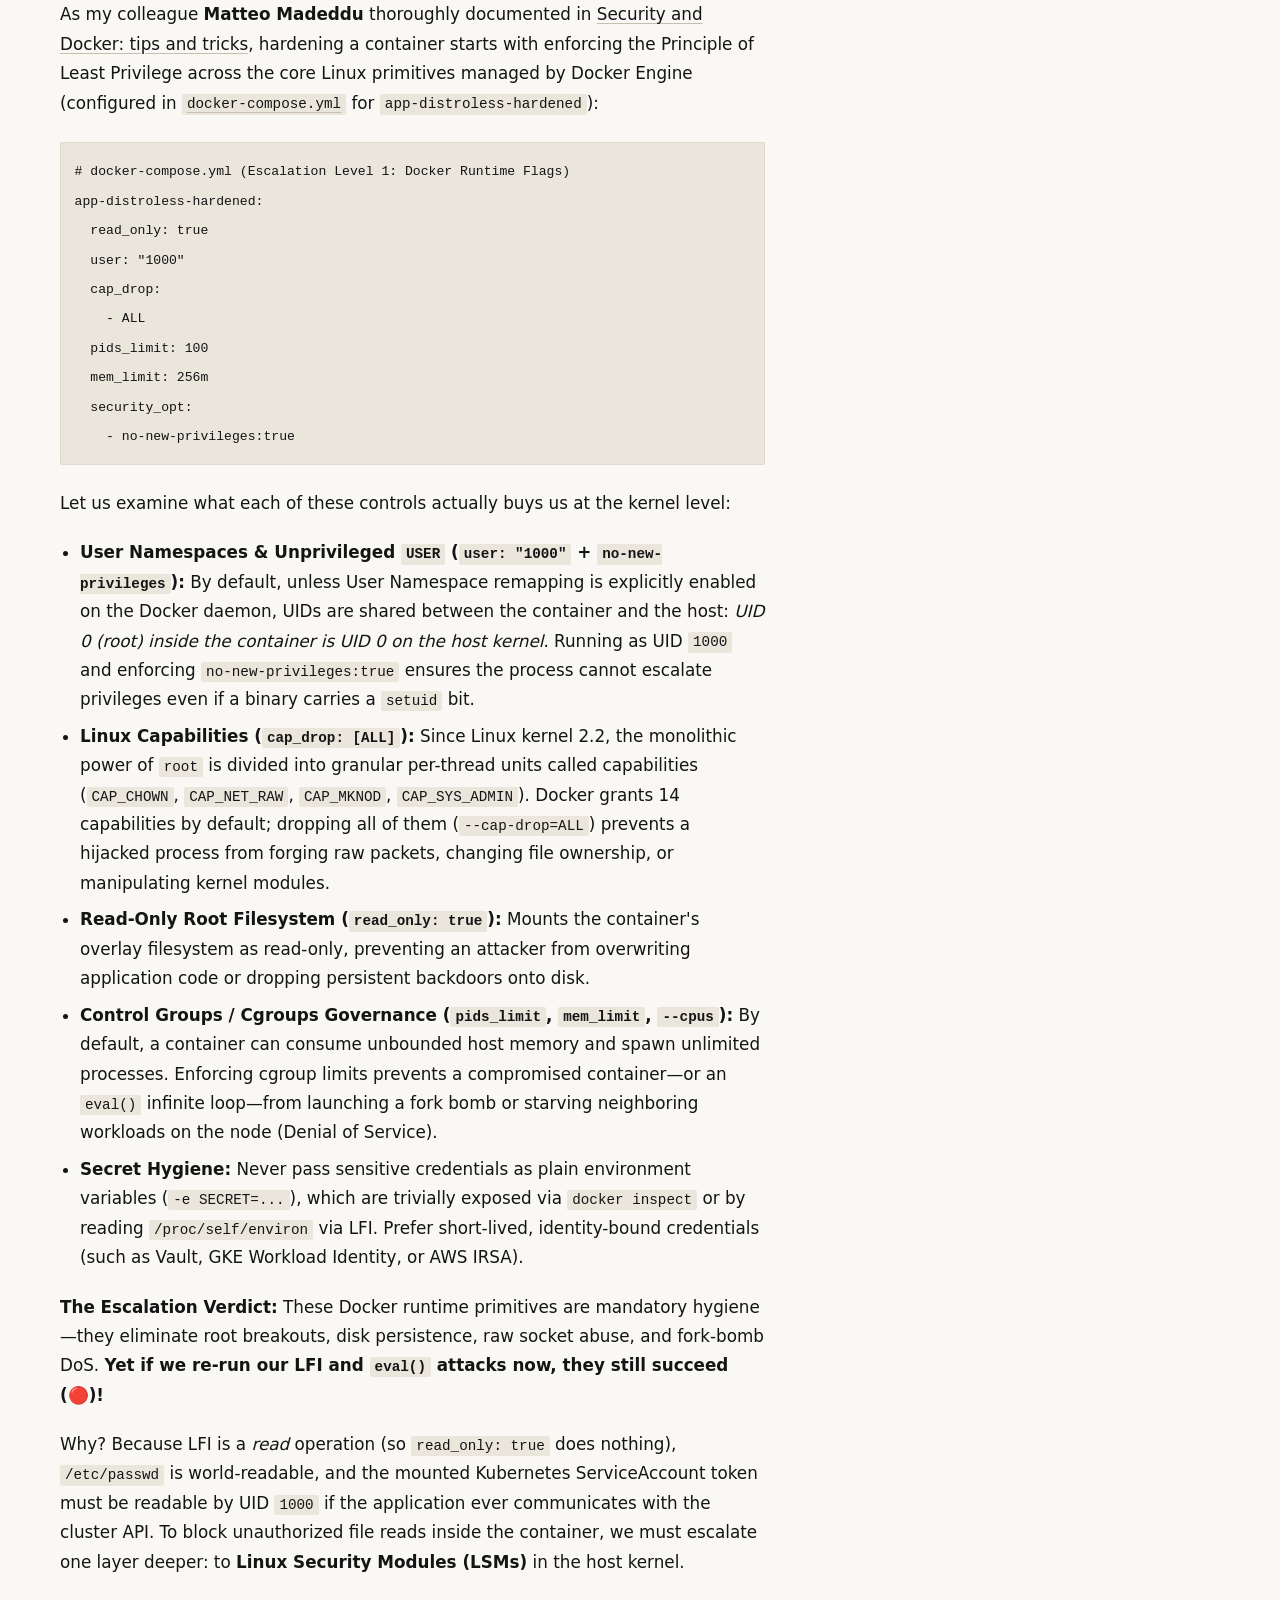
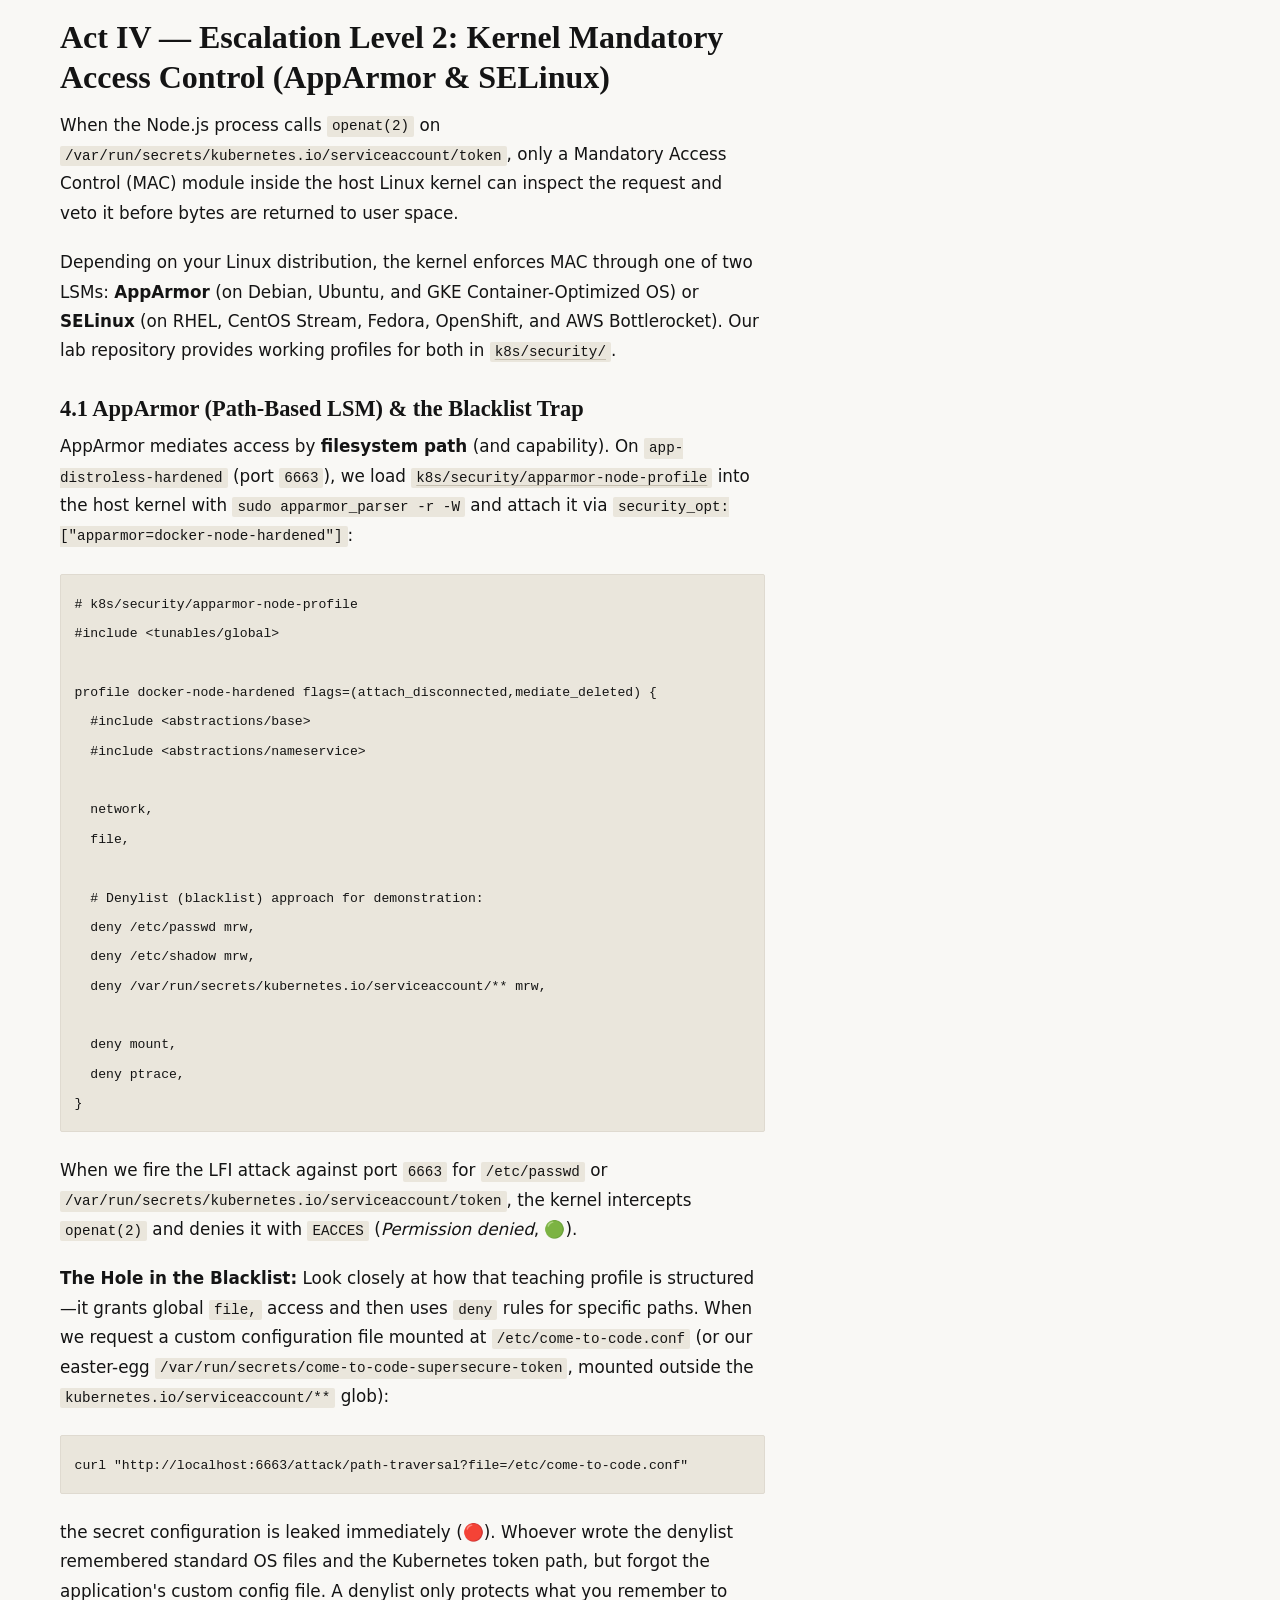
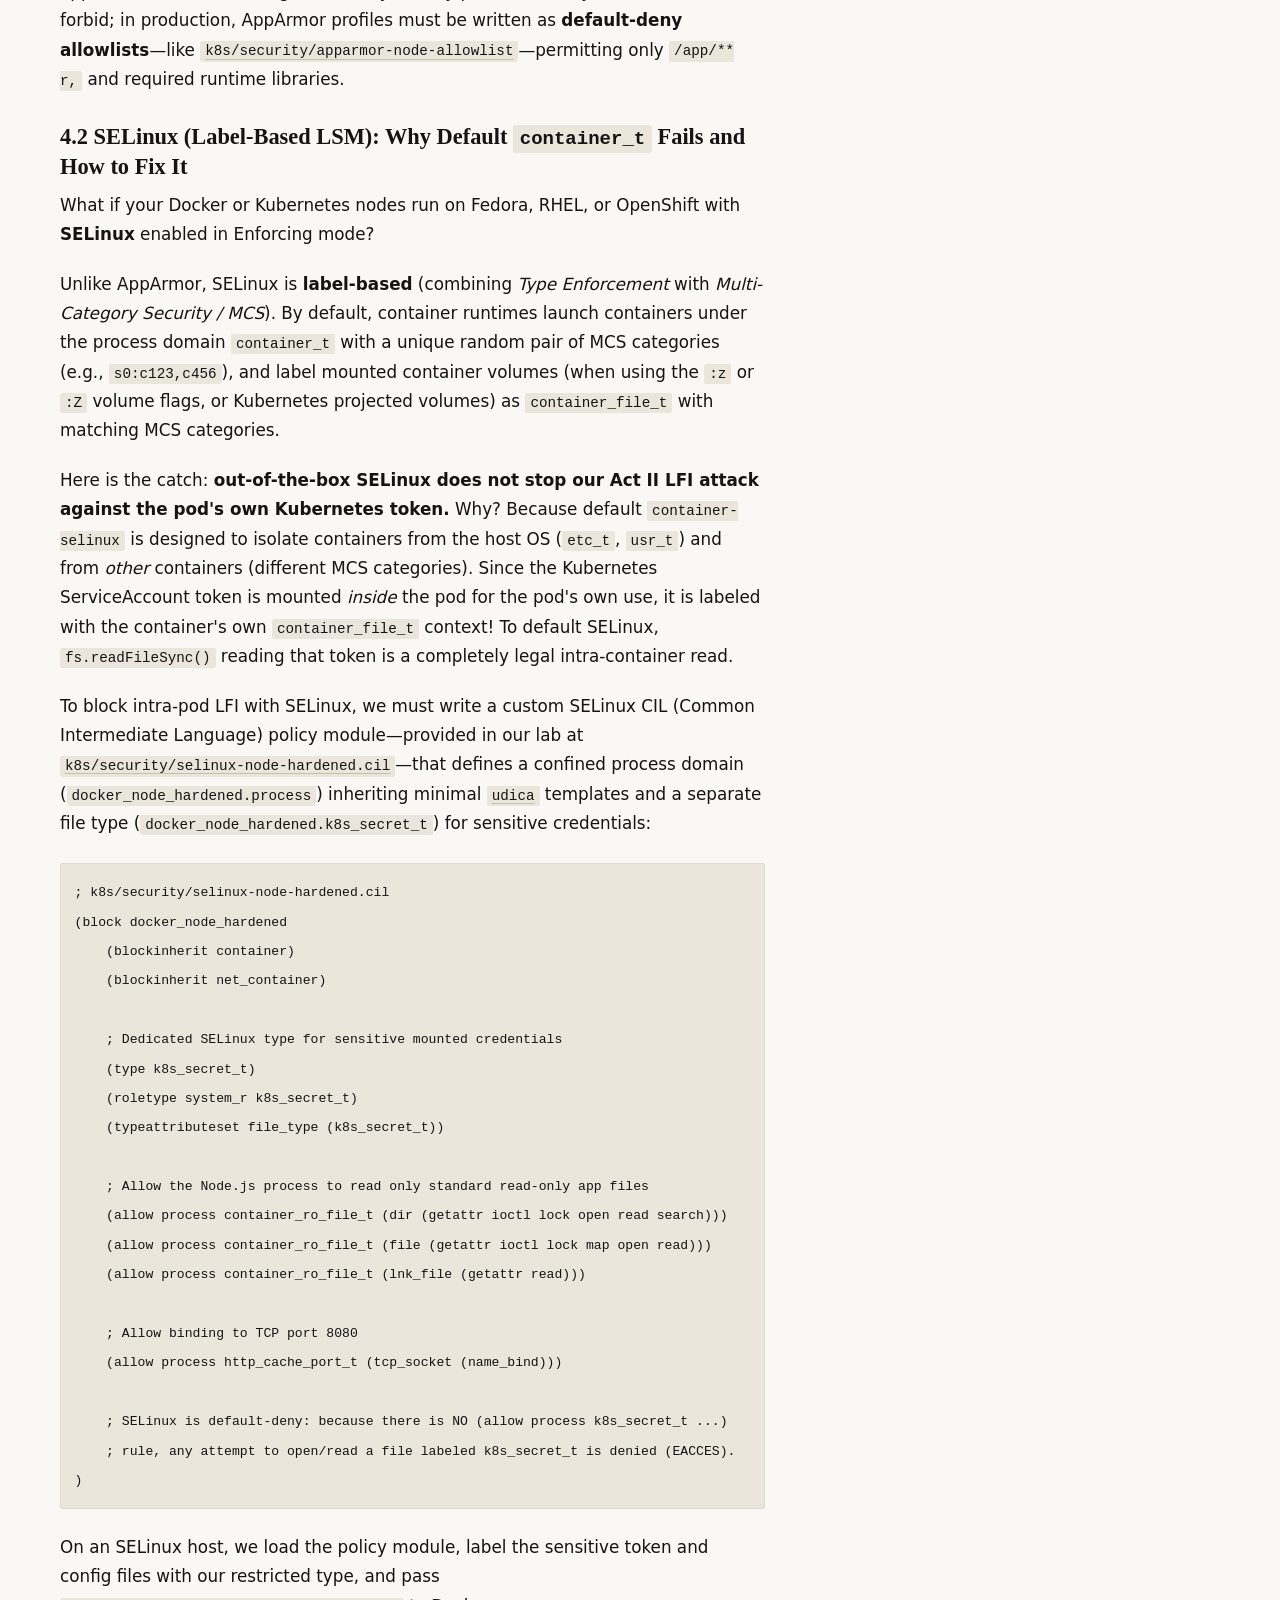
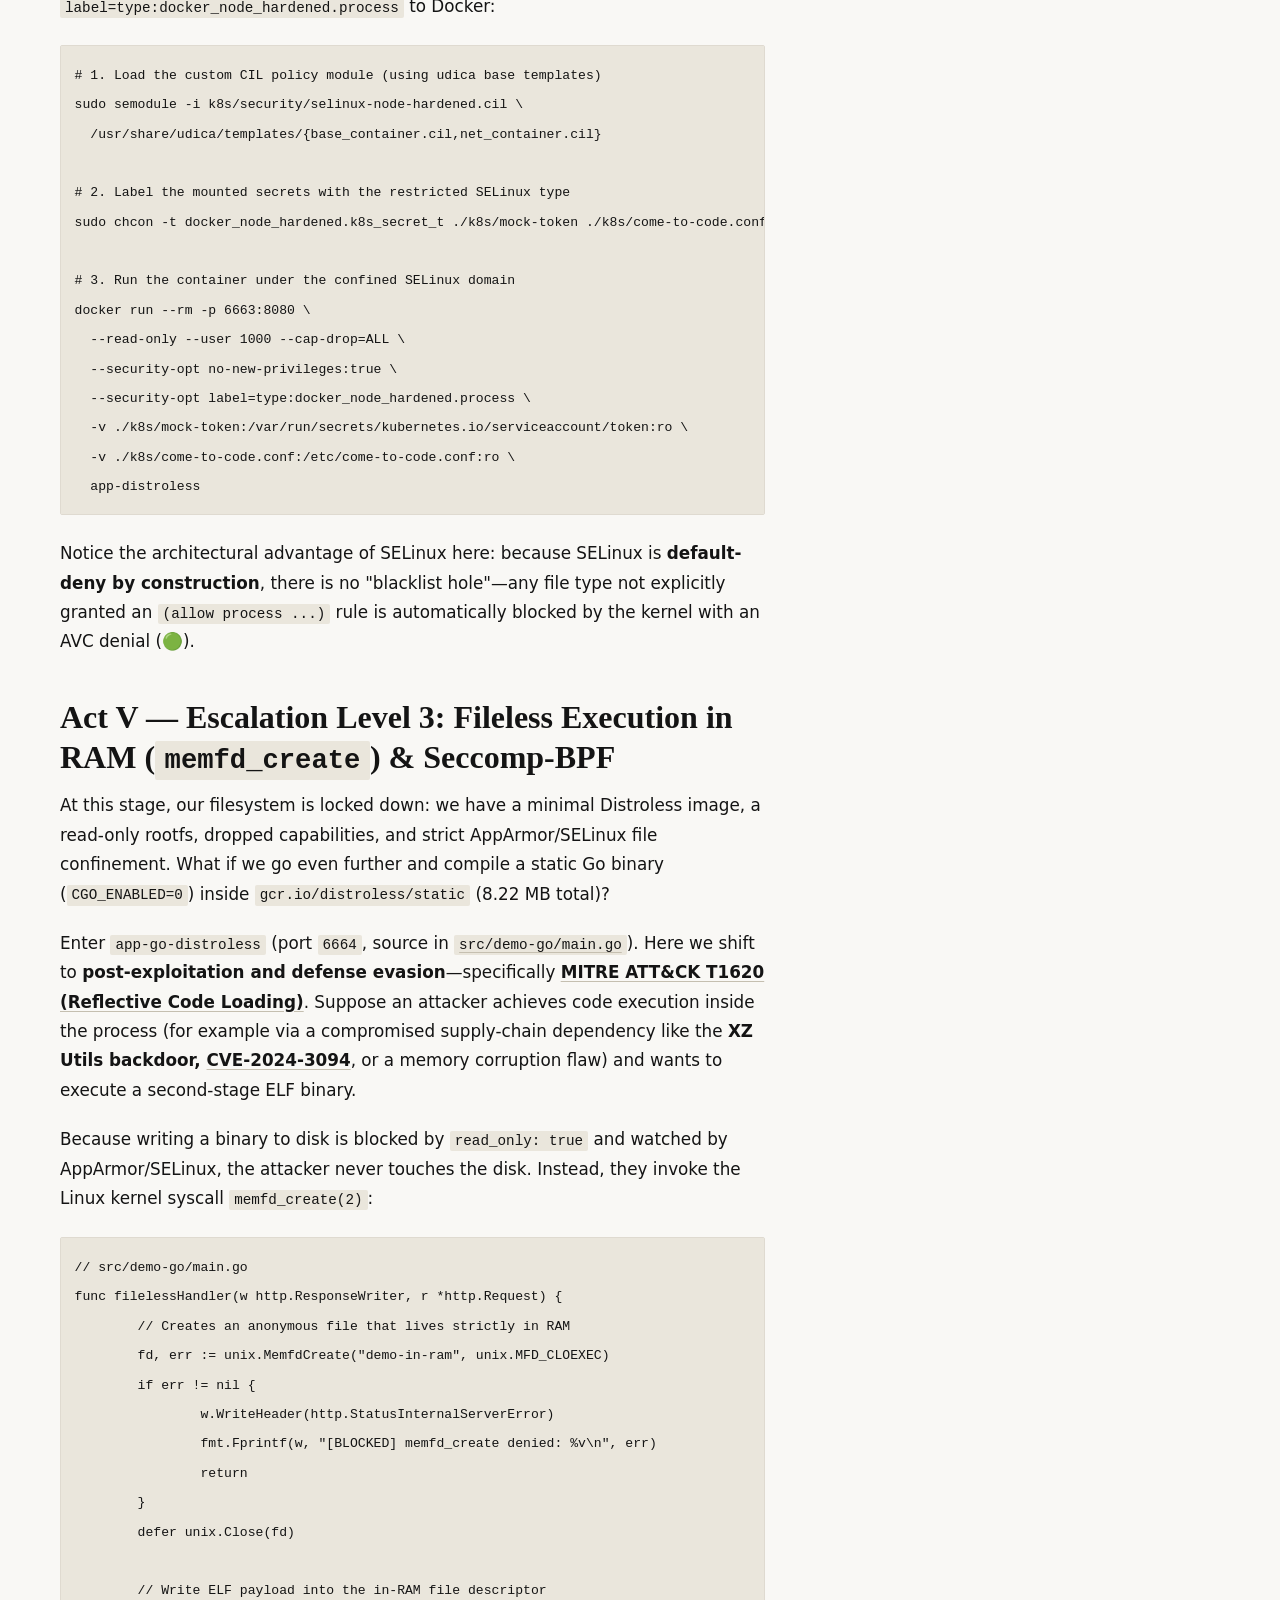
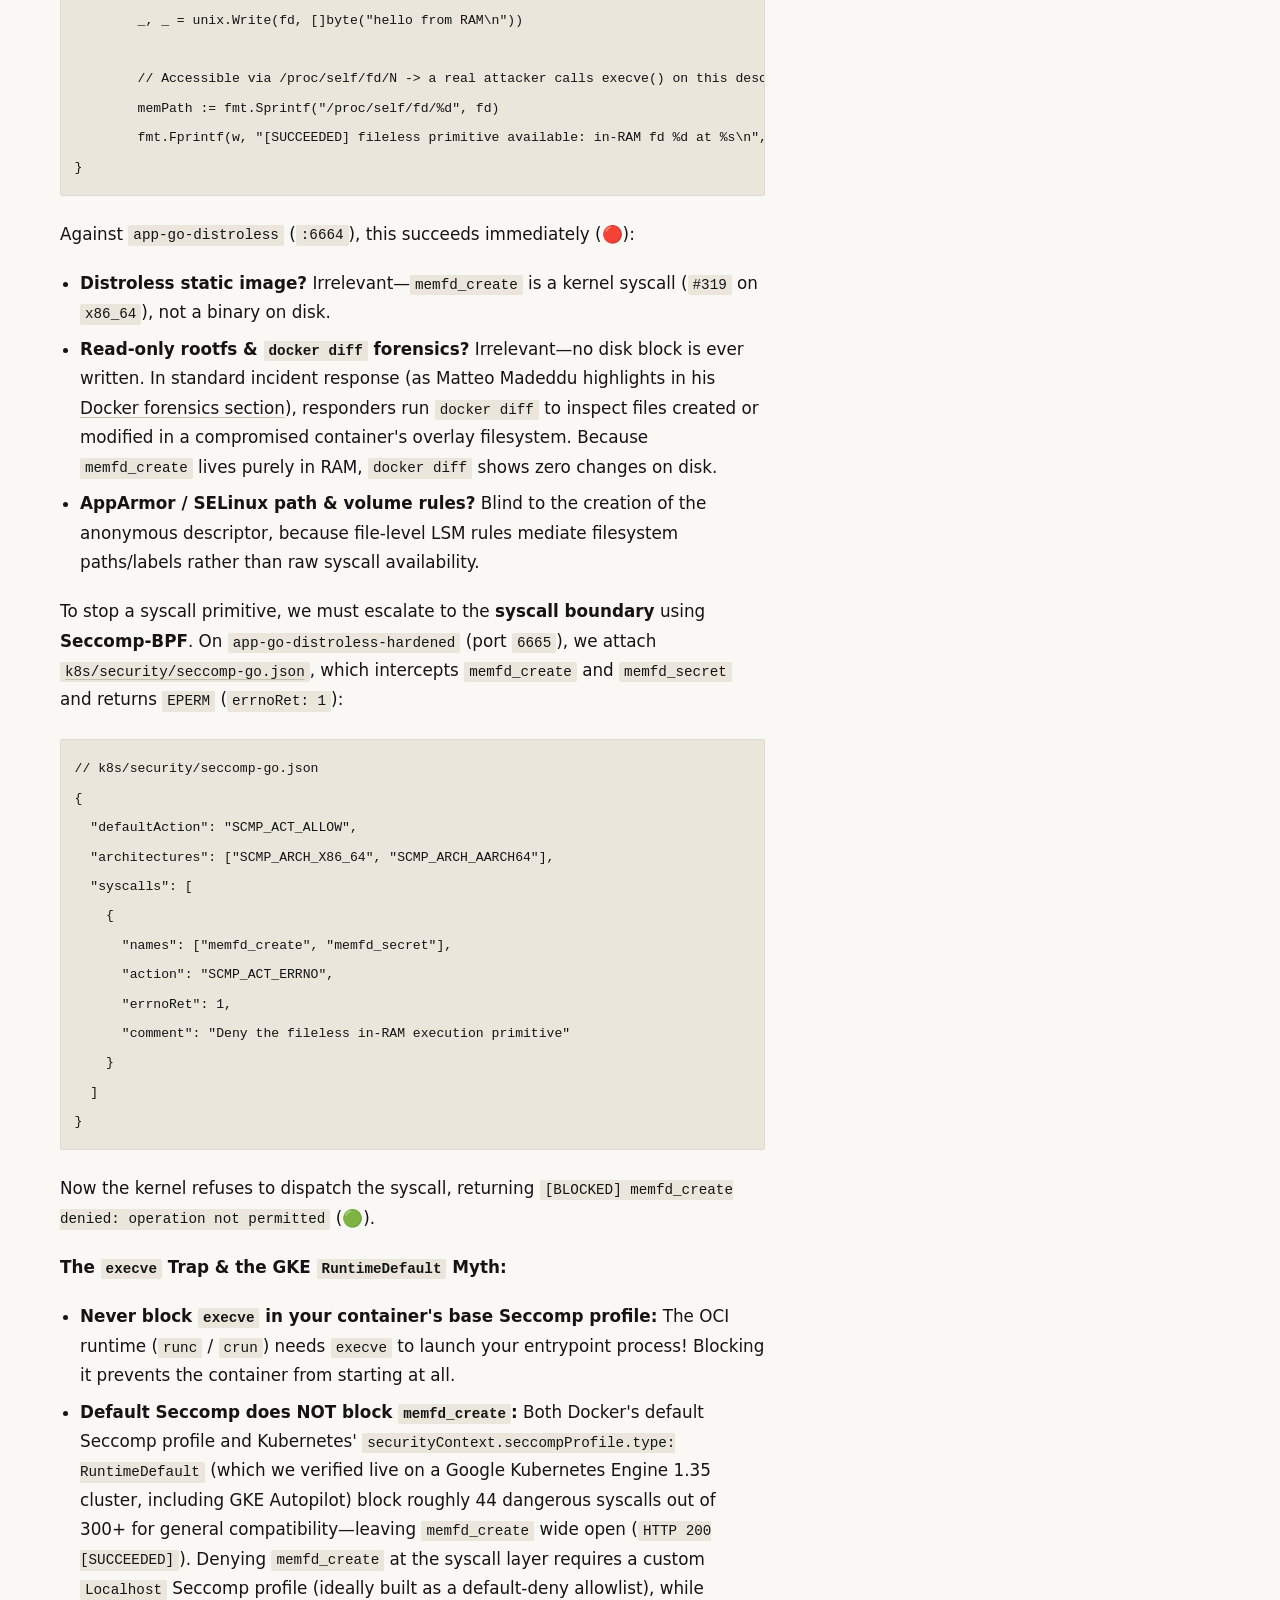
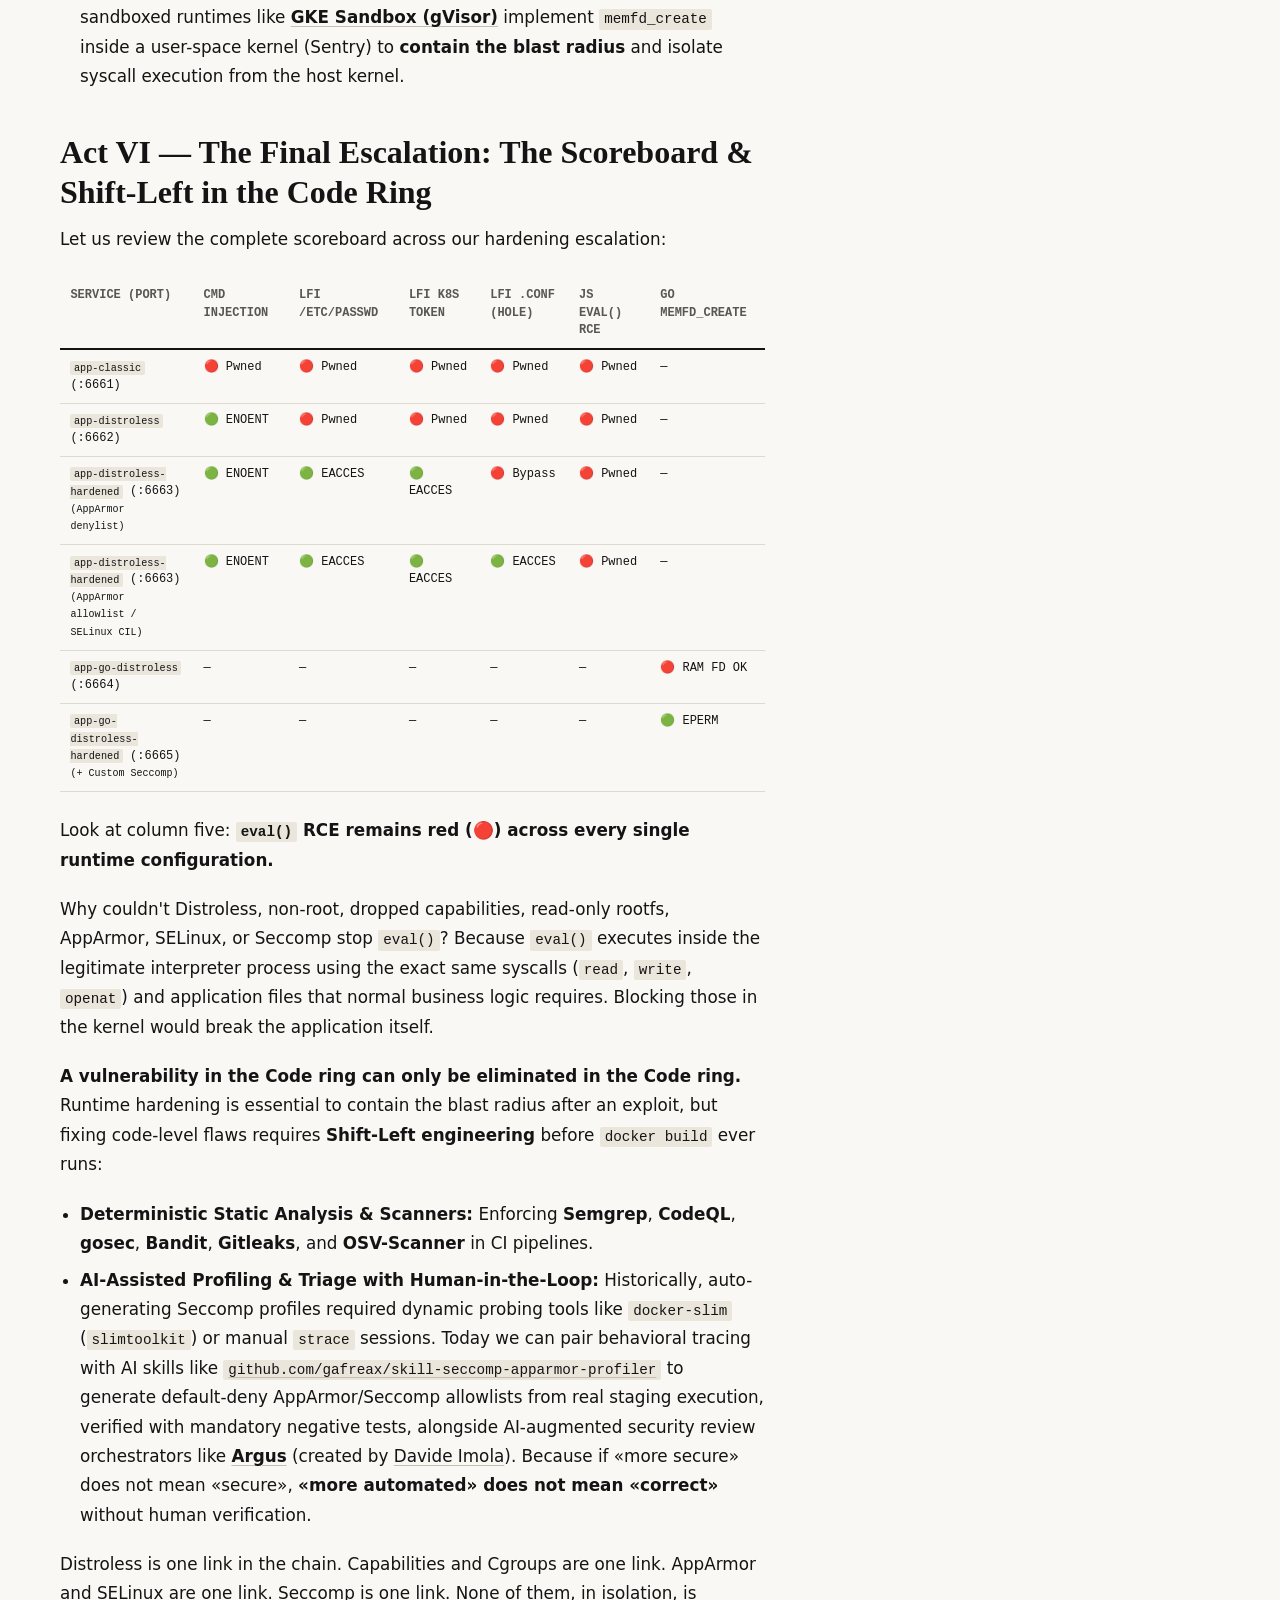
<file: article-container-at-war.html>
<!DOCTYPE html><html lang="en"><head><meta charset="UTF-8" /><meta name="viewport" content="width=device-width, initial-scale=1.0" /><title>Container at War: Beyond the Distroless Myth — Gabriele Fontana</title><meta name="description" content="More secure does not mean secure. A step-by-step hardening escalation across Docker and Kubernetes: Distroless multi-stage builds, Linux Capabilities & Cgroups, AppArmor & SELinux policies, Seccomp-BPF against fileless memfd_create, and Shift-Left security." /><meta name="author" content="Gabriele Fontana" /><link rel="canonical" href="https://gafreax.github.io/article-container-at-war.html" /><link rel="icon" type="image/svg+xml" href="data:image/svg+xml,%3Csvg xmlns='http://www.w3.org/2000/svg' viewBox='0 0 64 64'%3E%3Crect width='64' height='64' rx='8' fill='%23F9F8F5' stroke='%234E6E5D' stroke-width='4'/%3E%3Ctext x='50%25' y='54%25' dominant-baseline='middle' text-anchor='middle' font-family='Georgia, serif' font-weight='700' font-size='28' fill='%234E6E5D'%3EGF%3C/text%3E%3C/svg%3E" /><link rel="stylesheet" href="style.css" /></head><body><div class="site-wrapper"><header class="site-header"><div class="header-inner"> <a href="index.html" class="site-logo"> <strong class="logo-mark">GF</strong> <span class="logo-slash">/</span> <span>GABRIELE FONTANA</span> </a><nav class="site-nav" aria-label="Main Navigation"> <a href="index.html#talks">&larr; Back to Talks</a> <a href="index.html#writings">Writings</a> <a href="index.html#software">Software</a> <a href="index.html#contributions">Contributions</a><button id="theme-toggle" class="theme-toggle-btn" type="button" aria-label="Toggle theme"> <span>☽</span> DARK </button></nav></div></header><main class="magazine-grid"><article class="magazine-left"><header class="article-header"><p class="meta-label">TECHNICAL DISPATCH · DOCKER &amp; KERNEL SECURITY</p><h1 class="headline-huge" style="margin: 0.75rem 0 1.5rem;"> Container at War: Beyond the «Distroless» Myth </h1><p class="lede"> «More secure» does not mean «secure.» Adopting a tool because it is the industry buzzword of the moment is not a threat model. A practical escalation through Docker runtime primitives, AppArmor, SELinux, and Seccomp-BPF. </p><div class="article-links" style="margin-top: 1.25rem;"> <a href="https://github.com/gafreax/container-at-war" target="_blank" rel="noopener noreferrer" class="badge badge-accent">Lab Repo: github.com/gafreax/container-at-war &nearr;</a> <a href="https://github.com/gafreax" target="_blank" rel="noopener noreferrer" class="badge">GitHub @gafreax &nearr;</a></div></header><hr class="divider-heavy" /><div class="prose"><p> In software engineering and container security, the fastest way to leave a production system exposed is to fall in love with a buzzword. Whenever a defensive technology becomes the standard recommendation of the moment—whether it is <em>Distroless images</em>, <em>managed Kubernetes</em>, or <em>default Seccomp profiles</em>—it is dangerously easy to treat its adoption as the finish line: <em>«We switched to tool X, therefore we are secure.»</em></p><p> The moment we reason like that, we have stopped engineering. Tools and Docker flags are not magic shields; each control mitigates one specific class of threat at one specific boundary. Security is not a checkbox you tick by swapping a base line in a <code>Dockerfile</code>—it is an engineering escalation governed by a fundamental rule: </p><blockquote> «The weakest link in a security chain defines the security of the entire system.» It does not matter how strong the other links are; what matters is where the chain snaps. </blockquote><p> To verify empirically what each layer of the Docker and Linux kernel stack actually stops—and what it silently lets through—I built an open-source lab on my GitHub: <strong><a href="https://github.com/gafreax/container-at-war" target="_blank" rel="noopener noreferrer">github.com/gafreax/container-at-war</a></strong>. </p><p> In this article, we will walk through a progressive <strong>hardening escalation</strong> across five containers built from three images: starting from image build-time hygiene (Distroless), escalating to Docker runtime flags (User Namespaces, Capabilities, Cgroups, Read-Only rootfs), then to Kernel Mandatory Access Control (<strong>AppArmor</strong> and <strong>SELinux</strong>), down to Kernel Syscall Filtering (<strong>Seccomp-BPF</strong>), and finally to Shift-Left code analysis. </p><h2>Level 0 — Image &amp; Build-Time Hygiene: What «Distroless» Images Are and Why They Exist</h2><p> Before attacking a Distroless container, we need to understand why Distroless images were created and what problem they genuinely solve. </p><p> Pioneered by Google (<a href="https://github.com/GoogleContainerTools/distroless" target="_blank" rel="noopener noreferrer"><code>GoogleContainerTools/distroless</code></a>), <strong>Distroless</strong> images contain only your application and its direct runtime dependencies (such as <code>glibc</code>, OpenSSL, CA certificates, and the language runtime like Node.js or Python). They deliberately strip out everything else you would find in a standard Linux distribution: there is no package manager (<code>apt</code>, <code>apk</code>, <code>yum</code>), no shell (<code>/bin/sh</code>, <code>/bin/bash</code>), and no standard system utilities (<code>curl</code>, <code>wget</code>, <code>ps</code>, <code>ls</code>, <code>cat</code>). </p><p> They are built via <strong>multi-stage Dockerfiles</strong>: you compile your code and install dependencies inside a full build stage, then copy only the compiled artifacts into the minimal Distroless runtime stage. The shell is not "deleted" in a later layer—it was never copied into the final root filesystem in the first place. </p><p> Adopting Distroless brings three major engineering benefits: </p><ul><li><strong>Drastically smaller footprint:</strong> In our lab (<a href="https://github.com/gafreax/container-at-war/tree/main/src" target="_blank" rel="noopener noreferrer"><code>src/demo-node</code> &amp; <code>src/demo-go</code></a>), the standard Debian-based Node.js image weighs <strong>1.16 GB</strong>, while the equivalent Distroless Node.js image is <strong>162 MB</strong>, and the static Go Distroless image is just <strong>8.22 MB</strong>.</li><li><strong>Higher signal-to-noise ratio in CVE scanners:</strong> By eliminating hundreds of unused OS packages, your vulnerability scanner stops paging your team for CVEs in system binaries your application never invokes.</li><li><strong>No "living-off-the-land" utilities or <code>setuid</code> binaries:</strong> In traditional Debian or Ubuntu images, attackers routinely abuse <code>/bin/sh</code>, <code>curl</code>, or lingering <code>setuid</code>/<code>setgid</code> binaries for privilege escalation—which otherwise must be manually located and "defanged" in your Dockerfile via <code>find / -xdev -perm +6000 -type f -exec chmod a-s {} \;</code>, as my colleague <strong>Matteo Madeddu</strong> demonstrates in his <a href="https://madeddu.xyz/posts/docker-security/" target="_blank" rel="noopener noreferrer">Docker security guide</a>. In a Distroless image, those binaries simply do not exist on disk.</li></ul><p> In <a href="https://github.com/gafreax/container-at-war/blob/main/docker-compose.yml" target="_blank" rel="noopener noreferrer"><code>docker-compose.yml</code></a>, we spin up <strong>five services</strong> on ports <code>6661</code> through <code>6665</code> using only <strong>three images</strong>: </p><ul><li><strong>Image 1 — Classic Node (1.16 GB):</strong> Powers <code>app-classic</code> (<code>:6661</code>), running as <code>root</code> with a full Debian userland and shell.</li><li><strong>Image 2 — Distroless Node (162 MB):</strong> Powers both <code>app-distroless</code> (<code>:6662</code>) and <code>app-distroless-hardened</code> (<code>:6663</code>).</li><li><strong>Image 3 — Distroless Static Go (8.22 MB):</strong> Powers both <code>app-go-distroless</code> (<code>:6664</code>) and <code>app-go-distroless-hardened</code> (<code>:6665</code>).</li></ul><p> Why three images for five services? Because <strong>container hardening is a runtime property, not an image property</strong>. A container does not have its own kernel; it shares the host node's Linux kernel. Let us see what happens when we attack them. </p><h2>Act I — The Promise Confirmed: Command Injection on Classic vs. Distroless</h2><p> Let us start where Distroless delivers on its exact promise. In <a href="https://github.com/gafreax/container-at-war/blob/main/src/demo-node/server.js" target="_blank" rel="noopener noreferrer"><code>src/demo-node/server.js</code></a>, our first endpoint contains a classic Command Injection vulnerability where unsanitized user input is concatenated into <code>child_process.exec()</code>: </p> <pre><code>// src/demo-node/server.js
// 1. Classic Command Injection (via exec -> requires /bin/sh)
fastify.get('/attack/command-injection', (request, reply) => {
    const ip = request.query.ip || '8.8.8.8';
    exec(`ping -c 1 ${ip}`, (error, stdout, stderr) => {
        if (error) {
            return reply.code(500).send(`[FAILED] ${error.message}\n`);
        }
        return reply.send(stdout);
    });
});</code></pre> <p> When we send the payload <code>?ip=8.8.8.8;id</code> to <strong><code>app-classic</code> (port <code>6661</code>)</strong>, the attack succeeds immediately (🔴). Under the hood, Node's <code>child_process.exec()</code> does not invoke <code>ping</code> directly; it spawns a shell to parse the command string: </p> <pre><code>execve("/bin/sh", ["sh", "-c", "ping -c 1 8.8.8.8;id"], ...)</code></pre> <p> On a standard Docker image, <code>/bin/sh</code>, <code>ping</code>, and <code>id</code> are all present in the container filesystem. No error occurs: the shell runs <code>ping</code>, executes the injected <code>id</code> command, and returns <code>uid=0(root) gid=0(root)</code> to the caller. </p><p> Now we send the exact same payload to <strong><code>app-distroless</code> (port <code>6662</code>)</strong>, which runs the identical Node.js code inside <code>gcr.io/distroless/nodejs22-debian12</code>. This time, the exploit fails immediately with HTTP 500 (🟢): </p> <pre><code>[FAILED] spawn /bin/sh ENOENT</code></pre> <p> Because <code>/bin/sh</code> was never copied into the Distroless rootfs, the kernel's <code>execve()</code> syscall returns <code>ENOENT</code> (<em>Error NO ENTry</em>). The command injection is dead in the water. </p><p> If we stopped testing here, we would declare victory. In reality, we only tested an attack vector that explicitly depends on an external shell binary. </p><h2>Act II — Dismantling the Illusion: Separating LFI from True RCE</h2><p> What happens when an attacker stops asking the operating system for <code>/bin/sh</code> and instead leverages the native capabilities of our application runtime? In Act II, we test two distinct vulnerability classes against <code>app-distroless</code> (<code>:6662</code>). Both bypass Distroless effortlessly. </p><h3>2.1 Local File Inclusion (LFI) &amp; Kubernetes Token Exfiltration</h3><p> The second endpoint in <a href="https://github.com/gafreax/container-at-war/blob/main/src/demo-node/server.js" target="_blank" rel="noopener noreferrer"><code>src/demo-node/server.js</code></a> exposes a Path Traversal / Local File Inclusion flaw using Node's built-in <code>fs</code> module: </p> <pre><code>// 2. LFI / Path Traversal (pure Node fs API -> no shell needed)
fastify.get('/attack/path-traversal', async (request, reply) => {
    try {
        return reply.send(fs.readFileSync(request.query.file, 'utf8'));
    } catch (err) {
        return reply.code(500).send(`Read error: ${err.code || err.message}\n`);
    }
});</code></pre> <p> When we request <code>/attack/path-traversal?file=/etc/passwd</code> on the Distroless container, the absence of <code>/bin/sh</code> or <code>cat</code> is irrelevant. <code>fs.readFileSync()</code> does not spawn a child process—it issues the Linux syscalls <code>openat(2)</code> and <code>read(2)</code> directly from the Node.js process and dumps <code>/etc/passwd</code> (🔴). </p><p> In a Kubernetes cluster, the impact escalates immediately. By default, Kubernetes mounts a ServiceAccount credential inside every pod at a well-known path. When the attacker requests: </p> <pre><code>GET /attack/path-traversal?file=/var/run/secrets/kubernetes.io/serviceaccount/token</code></pre> <p> the Distroless container reads and returns the pod's JWT token (🔴). With that credential, the attacker pivots straight to the Kubernetes API server for lateral movement across the cluster. </p><h3>2.2 True RCE: When the Runtime Interpreter Is the Shell</h3><p> LFI gives arbitrary file reads, but what about full <strong>Remote Code Execution (RCE)</strong> inside a container that has no shell? Look at the third endpoint: </p> <pre><code>// 3. True RCE (arbitrary JS execution via eval -> no shell needed)
fastify.get('/attack/eval-rce', (request, reply) => {
    try {
        const payload = request.query.code;
        const result = eval(payload);
        return reply.send(`RCE result: ${result}\n`);
    } catch (err) {
        return reply.code(500).send(`RCE error: ${err.message}\n`);
    }
});</code></pre> <p> The belief that stripping <code>/bin/sh</code> prevents RCE assumes an attacker needs a POSIX shell to run code. If your container runs an interpreted runtime—Node.js, Python, Ruby, PHP, or the JVM—<strong>the runtime interpreter is already a shell</strong>. </p><p> By passing JavaScript into <code>eval()</code> (or exploiting an unsafe deserialization, prototype pollution, or template injection sink), an attacker executes arbitrary code in memory within the Node process: dumping environment secrets via <code>?code=JSON.stringify(process.env)</code> (<code>evalenv</code> in <a href="https://github.com/gafreax/container-at-war/blob/main/tests/test-node.sh" target="_blank" rel="noopener noreferrer"><code>tests/test-node.sh</code></a>), reading files via <code>require('fs')</code>, exfiltrating data over HTTP, or opening raw network sockets via <code>require('net')</code> (🔴). </p><p> In the <a href="https://kubernetes.io/docs/concepts/security/overview/" target="_blank" rel="noopener noreferrer"><strong>4C model of Cloud Native Security</strong></a> (<em>Code &rarr; Container &rarr; Cluster &rarr; Cloud</em>), both LFI and RCE live in the innermost ring (<strong>Code</strong>), while Distroless only trims the second ring (<strong>Container</strong>). Shrinking the image from 1.16 GB to 162 MB reduced our <em>installation surface</em>, not our <em>execution surface</em>. </p><h2>Act III — Escalation Level 1: Docker Runtime Primitives (Namespaces, Capabilities, Cgroups &amp; Read-Only FS)</h2><p> Once we realize that image minimalism does not stop application-level exploits, it is time to escalate our defenses to the <strong>Docker container runtime</strong>. </p><p> As my colleague <strong>Matteo Madeddu</strong> thoroughly documented in <a href="https://madeddu.xyz/posts/docker-security/" target="_blank" rel="noopener noreferrer">Security and Docker: tips and tricks</a>, hardening a container starts with enforcing the Principle of Least Privilege across the core Linux primitives managed by Docker Engine (configured in <a href="https://github.com/gafreax/container-at-war/blob/main/docker-compose.yml" target="_blank" rel="noopener noreferrer"><code>docker-compose.yml</code></a> for <code>app-distroless-hardened</code>): </p> <pre><code># docker-compose.yml (Escalation Level 1: Docker Runtime Flags)
app-distroless-hardened:
  read_only: true
  user: "1000"
  cap_drop:
    - ALL
  pids_limit: 100
  mem_limit: 256m
  security_opt:
    - no-new-privileges:true</code></pre> <p> Let us examine what each of these controls actually buys us at the kernel level: </p><ul><li><strong>User Namespaces &amp; Unprivileged <code>USER</code> (<code>user: "1000"</code> + <code>no-new-privileges</code>):</strong> By default, unless User Namespace remapping is explicitly enabled on the Docker daemon, UIDs are shared between the container and the host: <em>UID 0 (root) inside the container is UID 0 on the host kernel</em>. Running as UID <code>1000</code> and enforcing <code>no-new-privileges:true</code> ensures the process cannot escalate privileges even if a binary carries a <code>setuid</code> bit.</li><li><strong>Linux Capabilities (<code>cap_drop: [ALL]</code>):</strong> Since Linux kernel 2.2, the monolithic power of <code>root</code> is divided into granular per-thread units called capabilities (<code>CAP_CHOWN</code>, <code>CAP_NET_RAW</code>, <code>CAP_MKNOD</code>, <code>CAP_SYS_ADMIN</code>). Docker grants 14 capabilities by default; dropping all of them (<code>--cap-drop=ALL</code>) prevents a hijacked process from forging raw packets, changing file ownership, or manipulating kernel modules.</li><li><strong>Read-Only Root Filesystem (<code>read_only: true</code>):</strong> Mounts the container's overlay filesystem as read-only, preventing an attacker from overwriting application code or dropping persistent backdoors onto disk.</li><li><strong>Control Groups / Cgroups Governance (<code>pids_limit</code>, <code>mem_limit</code>, <code>--cpus</code>):</strong> By default, a container can consume unbounded host memory and spawn unlimited processes. Enforcing cgroup limits prevents a compromised container—or an <code>eval()</code> infinite loop—from launching a fork bomb or starving neighboring workloads on the node (Denial of Service).</li><li><strong>Secret Hygiene:</strong> Never pass sensitive credentials as plain environment variables (<code>-e SECRET=...</code>), which are trivially exposed via <code>docker inspect</code> or by reading <code>/proc/self/environ</code> via LFI. Prefer short-lived, identity-bound credentials (such as Vault, GKE Workload Identity, or AWS IRSA).</li></ul><p> <strong>The Escalation Verdict:</strong> These Docker runtime primitives are mandatory hygiene—they eliminate root breakouts, disk persistence, raw socket abuse, and fork-bomb DoS. <strong>Yet if we re-run our LFI and <code>eval()</code> attacks now, they still succeed (🔴)!</strong></p><p> Why? Because LFI is a <em>read</em> operation (so <code>read_only: true</code> does nothing), <code>/etc/passwd</code> is world-readable, and the mounted Kubernetes ServiceAccount token must be readable by UID <code>1000</code> if the application ever communicates with the cluster API. To block unauthorized file reads inside the container, we must escalate one layer deeper: to <strong>Linux Security Modules (LSMs)</strong> in the host kernel. </p><h2>Act IV — Escalation Level 2: Kernel Mandatory Access Control (AppArmor &amp; SELinux)</h2><p> When the Node.js process calls <code>openat(2)</code> on <code>/var/run/secrets/kubernetes.io/serviceaccount/token</code>, only a Mandatory Access Control (MAC) module inside the host Linux kernel can inspect the request and veto it before bytes are returned to user space. </p><p> Depending on your Linux distribution, the kernel enforces MAC through one of two LSMs: <strong>AppArmor</strong> (on Debian, Ubuntu, and GKE Container-Optimized OS) or <strong>SELinux</strong> (on RHEL, CentOS Stream, Fedora, OpenShift, and AWS Bottlerocket). Our lab repository provides working profiles for both in <a href="https://github.com/gafreax/container-at-war/tree/main/k8s/security" target="_blank" rel="noopener noreferrer"><code>k8s/security/</code></a>. </p><h3>4.1 AppArmor (Path-Based LSM) &amp; the Blacklist Trap</h3><p> AppArmor mediates access by <strong>filesystem path</strong> (and capability). On <code>app-distroless-hardened</code> (port <code>6663</code>), we load <a href="https://github.com/gafreax/container-at-war/blob/main/k8s/security/apparmor-node-profile" target="_blank" rel="noopener noreferrer"><code>k8s/security/apparmor-node-profile</code></a> into the host kernel with <code>sudo apparmor_parser -r -W</code> and attach it via <code>security_opt: ["apparmor=docker-node-hardened"]</code>: </p> <pre><code># k8s/security/apparmor-node-profile
#include &lt;tunables/global&gt;

profile docker-node-hardened flags=(attach_disconnected,mediate_deleted) {
  #include &lt;abstractions/base&gt;
  #include &lt;abstractions/nameservice&gt;

  network,
  file,

  # Denylist (blacklist) approach for demonstration:
  deny /etc/passwd mrw,
  deny /etc/shadow mrw,
  deny /var/run/secrets/kubernetes.io/serviceaccount/** mrw,

  deny mount,
  deny ptrace,
}</code></pre> <p> When we fire the LFI attack against port <code>6663</code> for <code>/etc/passwd</code> or <code>/var/run/secrets/kubernetes.io/serviceaccount/token</code>, the kernel intercepts <code>openat(2)</code> and denies it with <code>EACCES</code> (<em>Permission denied</em>, 🟢). </p><p> <strong>The Hole in the Blacklist:</strong> Look closely at how that teaching profile is structured—it grants global <code>file,</code> access and then uses <code>deny</code> rules for specific paths. When we request a custom configuration file mounted at <code>/etc/come-to-code.conf</code> (or our easter-egg <code>/var/run/secrets/come-to-code-supersecure-token</code>, mounted outside the <code>kubernetes.io/serviceaccount/**</code> glob): </p> <pre><code>curl "http://localhost:6663/attack/path-traversal?file=/etc/come-to-code.conf"</code></pre> <p> the secret configuration is leaked immediately (🔴). Whoever wrote the denylist remembered standard OS files and the Kubernetes token path, but forgot the application's custom config file. A denylist only protects what you remember to forbid; in production, AppArmor profiles must be written as <strong>default-deny allowlists</strong>—like <a href="https://github.com/gafreax/container-at-war/blob/main/k8s/security/apparmor-node-allowlist" target="_blank" rel="noopener noreferrer"><code>k8s/security/apparmor-node-allowlist</code></a>—permitting only <code>/app/** r,</code> and required runtime libraries. </p><h3>4.2 SELinux (Label-Based LSM): Why Default <code>container_t</code> Fails and How to Fix It</h3><p> What if your Docker or Kubernetes nodes run on Fedora, RHEL, or OpenShift with <strong>SELinux</strong> enabled in Enforcing mode? </p><p> Unlike AppArmor, SELinux is <strong>label-based</strong> (combining <em>Type Enforcement</em> with <em>Multi-Category Security / MCS</em>). By default, container runtimes launch containers under the process domain <code>container_t</code> with a unique random pair of MCS categories (e.g., <code>s0:c123,c456</code>), and label mounted container volumes (when using the <code>:z</code> or <code>:Z</code> volume flags, or Kubernetes projected volumes) as <code>container_file_t</code> with matching MCS categories. </p><p> Here is the catch: <strong>out-of-the-box SELinux does not stop our Act II LFI attack against the pod's own Kubernetes token.</strong> Why? Because default <code>container-selinux</code> is designed to isolate containers from the host OS (<code>etc_t</code>, <code>usr_t</code>) and from <em>other</em> containers (different MCS categories). Since the Kubernetes ServiceAccount token is mounted <em>inside</em> the pod for the pod's own use, it is labeled with the container's own <code>container_file_t</code> context! To default SELinux, <code>fs.readFileSync()</code> reading that token is a completely legal intra-container read. </p><p> To block intra-pod LFI with SELinux, we must write a custom SELinux CIL (Common Intermediate Language) policy module—provided in our lab at <a href="https://github.com/gafreax/container-at-war/blob/main/k8s/security/selinux-node-hardened.cil" target="_blank" rel="noopener noreferrer"><code>k8s/security/selinux-node-hardened.cil</code></a>—that defines a confined process domain (<code>docker_node_hardened.process</code>) inheriting minimal <a href="https://github.com/containers/udica" target="_blank" rel="noopener noreferrer"><code>udica</code></a> templates and a separate file type (<code>docker_node_hardened.k8s_secret_t</code>) for sensitive credentials: </p> <pre><code>; k8s/security/selinux-node-hardened.cil
(block docker_node_hardened
    (blockinherit container)
    (blockinherit net_container)

    ; Dedicated SELinux type for sensitive mounted credentials
    (type k8s_secret_t)
    (roletype system_r k8s_secret_t)
    (typeattributeset file_type (k8s_secret_t))

    ; Allow the Node.js process to read only standard read-only app files
    (allow process container_ro_file_t (dir (getattr ioctl lock open read search)))
    (allow process container_ro_file_t (file (getattr ioctl lock map open read)))
    (allow process container_ro_file_t (lnk_file (getattr read)))

    ; Allow binding to TCP port 8080
    (allow process http_cache_port_t (tcp_socket (name_bind)))

    ; SELinux is default-deny: because there is NO (allow process k8s_secret_t ...)
    ; rule, any attempt to open/read a file labeled k8s_secret_t is denied (EACCES).
)</code></pre> <p> On an SELinux host, we load the policy module, label the sensitive token and config files with our restricted type, and pass <code>label=type:docker_node_hardened.process</code> to Docker: </p> <pre><code># 1. Load the custom CIL policy module (using udica base templates)
sudo semodule -i k8s/security/selinux-node-hardened.cil \
  /usr/share/udica/templates/{base_container.cil,net_container.cil}

# 2. Label the mounted secrets with the restricted SELinux type
sudo chcon -t docker_node_hardened.k8s_secret_t ./k8s/mock-token ./k8s/come-to-code.conf

# 3. Run the container under the confined SELinux domain
docker run --rm -p 6663:8080 \
  --read-only --user 1000 --cap-drop=ALL \
  --security-opt no-new-privileges:true \
  --security-opt label=type:docker_node_hardened.process \
  -v ./k8s/mock-token:/var/run/secrets/kubernetes.io/serviceaccount/token:ro \
  -v ./k8s/come-to-code.conf:/etc/come-to-code.conf:ro \
  app-distroless</code></pre> <p> Notice the architectural advantage of SELinux here: because SELinux is <strong>default-deny by construction</strong>, there is no "blacklist hole"—any file type not explicitly granted an <code>(allow process ...)</code> rule is automatically blocked by the kernel with an AVC denial (🟢). </p><h2>Act V — Escalation Level 3: Fileless Execution in RAM (<code>memfd_create</code>) &amp; Seccomp-BPF</h2><p> At this stage, our filesystem is locked down: we have a minimal Distroless image, a read-only rootfs, dropped capabilities, and strict AppArmor/SELinux file confinement. What if we go even further and compile a static Go binary (<code>CGO_ENABLED=0</code>) inside <code>gcr.io/distroless/static</code> (8.22 MB total)? </p><p> Enter <code>app-go-distroless</code> (port <code>6664</code>, source in <a href="https://github.com/gafreax/container-at-war/blob/main/src/demo-go/main.go" target="_blank" rel="noopener noreferrer"><code>src/demo-go/main.go</code></a>). Here we shift to <strong>post-exploitation and defense evasion</strong>—specifically <a href="https://attack.mitre.org/techniques/T1620/" target="_blank" rel="noopener noreferrer"><strong>MITRE ATT&amp;CK T1620 (Reflective Code Loading)</strong></a>. Suppose an attacker achieves code execution inside the process (for example via a compromised supply-chain dependency like the <strong>XZ Utils backdoor, <a href="https://nvd.nist.gov/vuln/detail/CVE-2024-3094" target="_blank" rel="noopener noreferrer">CVE-2024-3094</a></strong>, or a memory corruption flaw) and wants to execute a second-stage ELF binary. </p><p> Because writing a binary to disk is blocked by <code>read_only: true</code> and watched by AppArmor/SELinux, the attacker never touches the disk. Instead, they invoke the Linux kernel syscall <code>memfd_create(2)</code>: </p> <pre><code>// src/demo-go/main.go
func filelessHandler(w http.ResponseWriter, r *http.Request) {
	// Creates an anonymous file that lives strictly in RAM
	fd, err := unix.MemfdCreate("demo-in-ram", unix.MFD_CLOEXEC)
	if err != nil {
		w.WriteHeader(http.StatusInternalServerError)
		fmt.Fprintf(w, "[BLOCKED] memfd_create denied: %v\n", err)
		return
	}
	defer unix.Close(fd)

	// Write ELF payload into the in-RAM file descriptor
	_, _ = unix.Write(fd, []byte("hello from RAM\n"))

	// Accessible via /proc/self/fd/N -> a real attacker calls execve() on this descriptor
	memPath := fmt.Sprintf("/proc/self/fd/%d", fd)
	fmt.Fprintf(w, "[SUCCEEDED] fileless primitive available: in-RAM fd %d at %s\n", fd, memPath)
}</code></pre> <p> Against <code>app-go-distroless</code> (<code>:6664</code>), this succeeds immediately (🔴): </p><ul><li><strong>Distroless static image?</strong> Irrelevant—<code>memfd_create</code> is a kernel syscall (<code>#319</code> on <code>x86_64</code>), not a binary on disk.</li><li><strong>Read-only rootfs &amp; <code>docker diff</code> forensics?</strong> Irrelevant—no disk block is ever written. In standard incident response (as Matteo Madeddu highlights in his <a href="https://madeddu.xyz/posts/docker-security/" target="_blank" rel="noopener noreferrer">Docker forensics section</a>), responders run <code>docker diff</code> to inspect files created or modified in a compromised container's overlay filesystem. Because <code>memfd_create</code> lives purely in RAM, <code>docker diff</code> shows zero changes on disk.</li><li><strong>AppArmor / SELinux path &amp; volume rules?</strong> Blind to the creation of the anonymous descriptor, because file-level LSM rules mediate filesystem paths/labels rather than raw syscall availability.</li></ul><p> To stop a syscall primitive, we must escalate to the <strong>syscall boundary</strong> using <strong>Seccomp-BPF</strong>. On <code>app-go-distroless-hardened</code> (port <code>6665</code>), we attach <a href="https://github.com/gafreax/container-at-war/blob/main/k8s/security/seccomp-go.json" target="_blank" rel="noopener noreferrer"><code>k8s/security/seccomp-go.json</code></a>, which intercepts <code>memfd_create</code> and <code>memfd_secret</code> and returns <code>EPERM</code> (<code>errnoRet: 1</code>): </p> <pre><code>// k8s/security/seccomp-go.json
{
  "defaultAction": "SCMP_ACT_ALLOW",
  "architectures": ["SCMP_ARCH_X86_64", "SCMP_ARCH_AARCH64"],
  "syscalls": [
    {
      "names": ["memfd_create", "memfd_secret"],
      "action": "SCMP_ACT_ERRNO",
      "errnoRet": 1,
      "comment": "Deny the fileless in-RAM execution primitive"
    }
  ]
}</code></pre> <p> Now the kernel refuses to dispatch the syscall, returning <code>[BLOCKED] memfd_create denied: operation not permitted</code> (🟢). </p><p> <strong>The <code>execve</code> Trap &amp; the GKE <code>RuntimeDefault</code> Myth:</strong></p><ul><li><strong>Never block <code>execve</code> in your container's base Seccomp profile:</strong> The OCI runtime (<code>runc</code> / <code>crun</code>) needs <code>execve</code> to launch your entrypoint process! Blocking it prevents the container from starting at all.</li><li><strong>Default Seccomp does NOT block <code>memfd_create</code>:</strong> Both Docker's default Seccomp profile and Kubernetes' <code>securityContext.seccompProfile.type: RuntimeDefault</code> (which we verified live on a Google Kubernetes Engine 1.35 cluster, including GKE Autopilot) block roughly 44 dangerous syscalls out of 300+ for general compatibility—leaving <code>memfd_create</code> wide open (<code>HTTP 200 [SUCCEEDED]</code>). Denying <code>memfd_create</code> at the syscall layer requires a custom <code>Localhost</code> Seccomp profile (ideally built as a default-deny allowlist), while sandboxed runtimes like <a href="https://cloud.google.com/kubernetes-engine/docs/concepts/sandbox-pods" target="_blank" rel="noopener noreferrer"><strong>GKE Sandbox (gVisor)</strong></a> implement <code>memfd_create</code> inside a user-space kernel (Sentry) to <strong>contain the blast radius</strong> and isolate syscall execution from the host kernel.</li></ul><h2>Act VI — The Final Escalation: The Scoreboard &amp; Shift-Left in the Code Ring</h2><p> Let us review the complete scoreboard across our hardening escalation: </p><table><thead><tr><th>Service (Port)</th><th>Cmd Injection</th><th>LFI /etc/passwd</th><th>LFI K8s Token</th><th>LFI .conf (Hole)</th><th>JS eval() RCE</th><th>Go memfd_create</th></tr></thead><tbody><tr><td><code>app-classic</code> (:6661)</td><td>🔴 Pwned</td><td>🔴 Pwned</td><td>🔴 Pwned</td><td>🔴 Pwned</td><td>🔴 Pwned</td><td>—</td></tr><tr><td><code>app-distroless</code> (:6662)</td><td>🟢 ENOENT</td><td>🔴 Pwned</td><td>🔴 Pwned</td><td>🔴 Pwned</td><td>🔴 Pwned</td><td>—</td></tr><tr><td><code>app-distroless-hardened</code> (:6663)<br /><small>(AppArmor denylist)</small></td><td>🟢 ENOENT</td><td>🟢 EACCES</td><td>🟢 EACCES</td><td>🔴 Bypass</td><td>🔴 Pwned</td><td>—</td></tr><tr><td><code>app-distroless-hardened</code> (:6663)<br /><small>(AppArmor allowlist / SELinux CIL)</small></td><td>🟢 ENOENT</td><td>🟢 EACCES</td><td>🟢 EACCES</td><td>🟢 EACCES</td><td>🔴 Pwned</td><td>—</td></tr><tr><td><code>app-go-distroless</code> (:6664)</td><td>—</td><td>—</td><td>—</td><td>—</td><td>—</td><td>🔴 RAM FD OK</td></tr><tr><td><code>app-go-distroless-hardened</code> (:6665)<br /><small>(+ Custom Seccomp)</small></td><td>—</td><td>—</td><td>—</td><td>—</td><td>—</td><td>🟢 EPERM</td></tr></tbody></table><p> Look at column five: <strong><code>eval()</code> RCE remains red (🔴) across every single runtime configuration.</strong></p><p> Why couldn't Distroless, non-root, dropped capabilities, read-only rootfs, AppArmor, SELinux, or Seccomp stop <code>eval()</code>? Because <code>eval()</code> executes inside the legitimate interpreter process using the exact same syscalls (<code>read</code>, <code>write</code>, <code>openat</code>) and application files that normal business logic requires. Blocking those in the kernel would break the application itself. </p><p> <strong>A vulnerability in the Code ring can only be eliminated in the Code ring.</strong> Runtime hardening is essential to contain the blast radius after an exploit, but fixing code-level flaws requires <strong>Shift-Left engineering</strong> before <code>docker build</code> ever runs: </p><ul><li><strong>Deterministic Static Analysis &amp; Scanners:</strong> Enforcing <strong>Semgrep</strong>, <strong>CodeQL</strong>, <strong>gosec</strong>, <strong>Bandit</strong>, <strong>Gitleaks</strong>, and <strong>OSV-Scanner</strong> in CI pipelines.</li><li><strong>AI-Assisted Profiling &amp; Triage with Human-in-the-Loop:</strong> Historically, auto-generating Seccomp profiles required dynamic probing tools like <code>docker-slim</code> (<code>slimtoolkit</code>) or manual <code>strace</code> sessions. Today we can pair behavioral tracing with AI skills like <a href="https://github.com/gafreax/skill-seccomp-apparmor-profiler" target="_blank" rel="noopener noreferrer"><code>github.com/gafreax/skill-seccomp-apparmor-profiler</code></a> to generate default-deny AppArmor/Seccomp allowlists from real staging execution, verified with mandatory negative tests, alongside AI-augmented security review orchestrators like <a href="https://github.com/argusappsec/argus" target="_blank" rel="noopener noreferrer"><strong>Argus</strong></a> (created by <a href="https://www.davideimola.dev/" target="_blank" rel="noopener noreferrer">Davide Imola</a>). Because if «more secure» does not mean «secure», <strong>«more automated» does not mean «correct»</strong> without human verification.</li></ul><p> Distroless is one link in the chain. Capabilities and Cgroups are one link. AppArmor and SELinux are one link. Seccomp is one link. None of them, in isolation, is «security.» The next time you read <em>«secure by default»</em>, ask yourself: <strong>«Secure against what?»</strong></p><hr class="divider" /><h2>Reproduce the Lab on GitHub</h2><p> All Dockerfiles, Compose configurations, AppArmor profiles (denylist and default-deny allowlist), SELinux CIL modules, Seccomp filters, and automated attack scripts (<code>test-node.sh</code>, <code>test-go.sh</code>, and <code>test-gke.sh</code>) are available on my GitHub: </p> <pre><code>git clone https://github.com/gafreax/container-at-war.git
cd container-at-war
sudo apparmor_parser -r -W k8s/security/apparmor-node-profile
docker compose up -d --build
./tests/test-node.sh app-distroless-hardened
./tests/test-go.sh app-go-distroless-hardened</code></pre> <ul><li><strong>Lab Repository:</strong> <a href="https://github.com/gafreax/container-at-war" target="_blank" rel="noopener noreferrer">https://github.com/gafreax/container-at-war</a></li><li><strong>Seccomp &amp; AppArmor Profiler Skill:</strong> <a href="https://github.com/gafreax/skill-seccomp-apparmor-profiler" target="_blank" rel="noopener noreferrer">https://github.com/gafreax/skill-seccomp-apparmor-profiler</a></li><li><strong>GitHub Profile:</strong> <a href="https://github.com/gafreax" target="_blank" rel="noopener noreferrer">https://github.com/gafreax</a></li><li><strong>LinkedIn Profile:</strong> <a href="https://www.linkedin.com/in/gabrielefontana/" target="_blank" rel="noopener noreferrer">https://www.linkedin.com/in/gabrielefontana/</a></li></ul><h2>References &amp; Further Reading</h2><ul><li><strong>Matteo Madeddu</strong> — <a href="https://madeddu.xyz/posts/docker-security/" target="_blank" rel="noopener noreferrer"><em>Security and Docker: tips and tricks</em></a> (Linux capabilities, namespaces, cgroups, setuid defanging, and <code>docker diff</code> forensics)</li><li><strong>Davide Imola</strong> — <a href="https://github.com/argusappsec/argus" target="_blank" rel="noopener noreferrer"><strong>Argus</strong></a> (<a href="https://www.davideimola.dev/" target="_blank" rel="noopener noreferrer">davideimola.dev</a>), AI-augmented security review orchestrator</li><li><strong>GoogleContainerTools</strong> — <a href="https://github.com/GoogleContainerTools/distroless" target="_blank" rel="noopener noreferrer"><em>Distroless Container Images</em></a></li><li><strong>Kubernetes Documentation</strong> — <a href="https://kubernetes.io/docs/concepts/security/overview/" target="_blank" rel="noopener noreferrer"><em>Overview of Cloud Native Security (The 4C's)</em></a>, <a href="https://kubernetes.io/docs/tutorials/security/apparmor/" target="_blank" rel="noopener noreferrer"><em>AppArmor Tutorial</em></a>, and <a href="https://kubernetes.io/docs/tutorials/security/seccomp/" target="_blank" rel="noopener noreferrer"><em>Seccomp Tutorial</em></a></li><li><strong>containers/udica</strong> — <a href="https://github.com/containers/udica" target="_blank" rel="noopener noreferrer"><em>SELinux CIL Policy Generator for Containers</em></a></li><li><strong>MITRE ATT&amp;CK</strong> — <a href="https://attack.mitre.org/techniques/T1620/" target="_blank" rel="noopener noreferrer"><em>T1620: Reflective Code Loading</em></a> &amp; <a href="https://nvd.nist.gov/vuln/detail/CVE-2024-3094" target="_blank" rel="noopener noreferrer"><em>CVE-2024-3094 (XZ Utils Backdoor)</em></a></li><li><strong>NIST SP 800-190</strong> — <a href="https://nvlpubs.nist.gov/nistpubs/SpecialPublications/NIST.SP.800-190.pdf" target="_blank" rel="noopener noreferrer"><em>Application Container Security Guide (PDF)</em></a></li><li><strong>OWASP</strong> — <a href="https://cheatsheetseries.owasp.org/cheatsheets/Docker_Security_Cheat_Sheet.html" target="_blank" rel="noopener noreferrer"><em>Docker Security Cheat Sheet</em></a> &amp; <a href="https://cheatsheetseries.owasp.org/cheatsheets/Kubernetes_Security_Cheat_Sheet.html" target="_blank" rel="noopener noreferrer"><em>Kubernetes Security Cheat Sheet</em></a></li></ul></div></article><aside class="magazine-right sticky-col" aria-label="Article Context & Highlights"><div class="info-box"><div class="info-box-header"> <span>INDEX CARD</span> <span>SUMMARY</span></div><ul class="meta-list"><li> <span class="label">LAB REPO</span> <span class="val"><a href="https://github.com/gafreax/container-at-war" target="_blank" rel="noopener noreferrer">gafreax/container-at-war</a></span></li><li> <span class="label">RUNTIMES</span> <span class="val">Node.js · Go</span></li><li> <span class="label">PLATFORMS</span> <span class="val">Docker · K8s / GKE</span></li><li> <span class="label">KERNEL MAC</span> <span class="val">AppArmor · SELinux</span></li><li> <span class="label">SYSCALLS</span> <span class="val">Seccomp-BPF</span></li><li> <span class="label">READING TIME</span> <span class="val">12 min</span></li></ul></div><div class="info-box"><div class="info-box-header"> <span>HARDENING ESCALATION</span> <span>LADDER</span></div> <div class="diagram-box">+--------------------------------------+
| L0. DISTROLESS (BUILD-TIME)          |
| Stops: /bin/sh cmdi -> ENOENT        |
| Misses: LFI, K8s Token, eval, memfd  |
+--------------------------------------+
| L1. DOCKER FLAGS (CAPS / CGROUPS)    |
| Stops: Root, disk write, fork bombs  |
| Misses: LFI reads, eval, memfd       |
+--------------------------------------+
| L2. KERNEL LSM (APPARMOR / SELINUX)  |
| Stops: LFI on /etc/passwd & SA token |
| Misses: In-RAM syscalls, eval() RCE  |
+--------------------------------------+
| L3. SECCOMP-BPF (SYSCALL FILTER)     |
| Stops: Fileless memfd_create (EPERM) |
| Misses: App-level eval() RCE         |
+--------------------------------------+
| L4. SHIFT-LEFT (CODE & SAST/AI)      |
| Fixes: eval(), LFI & logic flaws     |
+--------------------------------------+</div> <p class="article-desc" style="font-size: var(--text-xs); margin-top: 0.75rem;"> Each escalation level closes a distinct attack surface: image, container privileges, filesystem MAC, kernel syscalls, and source code. </p></div><div class="margin-note"> <strong>Core Engineering Theses</strong> 1. <em>«More secure» does not mean «secure.»</em><br /> 2. <em>«More automated» does not mean «correct.»</em></div><div class="margin-note"> <strong>Recommended Reference</strong> For a deep dive on Linux capabilities, namespaces, and cgroup constraints in Docker, read Matteo Madeddu's article: <a href="https://madeddu.xyz/posts/docker-security/" target="_blank" rel="noopener noreferrer">madeddu.xyz/posts/docker-security</a>. </div></aside></main><footer class="site-footer"><div class="footer-inner"><div> &copy; 2026 GABRIELE FONTANA — DISPATCHES &amp; SYSTEMS. </div><ul class="footer-links"><li><a href="index.html">Home</a></li><li><a href="https://github.com/gafreax" target="_blank" rel="noopener noreferrer">GitHub</a></li><li><a href="https://www.linkedin.com/in/gabrielefontana/" target="_blank" rel="noopener noreferrer">LinkedIn</a></li><li><a href="mailto:gafreax@gmail.com">Email</a></li></ul></div></footer></div><script src="main.js" defer></script></body></html>
</file>
<file: style.css>
:root{--font-display:Georgia, "Times New Roman", serif;--font-body:system-ui, -apple-system, BlinkMacSystemFont, "Segoe UI", Roboto, sans-serif;--font-mono:ui-monospace, SFMono-Regular, Menlo, Monaco, Consolas, monospace;--text-xs:0.75rem;--text-base:1rem}:root,[data-theme="light"]{--bg:#F9F8F5;--bg-elevated:#F2EFE9;--bg-subtle:#EBE7DF;--text-primary:#141414;--text-secondary:#3D3B38;--text-muted:#595752;--border:#DFDAD0;--border-strong:#141414;--code-bg:#EAE6DC;--accent:#3D5A4B;--accent-muted:#6E8B7B;--accent-subtle:#E8F0EB;--accent-border:#B8CCC0;--accent-contrast:#F9F8F5;--link-underline:#C5BFB0;--badge-bg:#EBE7DD;--badge-text:#1F1E1B;--color-scheme:light}[data-theme="dark"]{--bg:#131315;--bg-elevated:#1A1A1E;--bg-subtle:#232328;--text-primary:#F0EFEA;--text-secondary:#C2C0B8;--text-muted:#9E9C94;--border:#2A2A30;--border-strong:#F0EFEA;--code-bg:#1D1D22;--accent:#88AE98;--accent-muted:#537060;--accent-subtle:#19231E;--accent-border:#2D4036;--accent-contrast:#131315;--link-underline:#4A4A54;--badge-bg:#222227;--badge-text:#E5E3DC;--color-scheme:dark}*, *::before, *::after{box-sizing:border-box;margin:0;padding:0}html{font-size:16px;color-scheme:var(--color-scheme);overflow-x:hidden}body{background-color:var(--bg);color:var(--text-primary);font-family:var(--font-body);font-size:1rem;line-height:1.65;min-height:100vh;overflow-x:hidden;overflow-wrap:break-word}img, svg{display:block;max-width:100%}a{color:inherit;text-decoration:underline;text-decoration-color:var(--link-underline);text-underline-offset:3px}a:hover{color:var(--accent);text-decoration-color:var(--accent)}.site-wrapper{width:100%;max-width:1240px;margin:0 auto;padding:0 1rem}.site-header{border-bottom:1px solid var(--border);padding:1rem 0;margin-bottom:2rem}.header-inner{display:flex;justify-content:space-between;align-items:center;gap:0.75rem 1.25rem;flex-wrap:wrap}.site-logo{font-family:var(--font-mono);font-size:0.875rem;font-weight:700;text-decoration:none;display:inline-flex;align-items:center;gap:0.4rem}.site-logo .logo-mark,.site-logo .logo-slash{color:var(--accent)}.site-logo span{font-weight:400;color:var(--text-muted)}.site-nav{display:flex;flex-wrap:wrap;align-items:center;gap:0.5rem 1rem;font-family:var(--font-mono);font-size:0.75rem;text-transform:uppercase;letter-spacing:0.05em}.site-nav a{text-decoration:none;color:var(--text-secondary);white-space:nowrap}.site-nav a:hover{color:var(--accent)}.theme-toggle-btn{background:transparent;border:1px solid var(--border);color:var(--text-primary);font-family:var(--font-mono);font-size:0.75rem;padding:0.25rem 0.6rem;cursor:pointer;border-radius:2px;display:inline-flex;align-items:center;gap:0.35rem}.theme-toggle-btn:hover{background:var(--bg-elevated);border-color:var(--accent);color:var(--accent)}.magazine-grid{display:grid;grid-template-columns:1fr;gap:2.5rem;margin-bottom:4rem}.magazine-left,.magazine-right,.content-section,.article-entry,.parallel-card,.community-card,.writings-card,.info-box,.prose{min-width:0;max-width:100%}.magazine-left{display:flex;flex-direction:column;gap:3rem}.magazine-right{display:flex;flex-direction:column;gap:2rem}.masthead-title{font-family:var(--font-display);font-size:clamp(2.1rem, 7vw, 4.75rem);font-weight:700;line-height:1.05;text-transform:uppercase;margin-bottom:0.75rem}.headline-huge{font-family:var(--font-display);font-size:clamp(1.65rem, 4.5vw, 3.25rem);font-weight:700;line-height:1.15}.meta-label{font-family:var(--font-mono);font-size:0.75rem;text-transform:uppercase;letter-spacing:0.06em;color:var(--text-muted)}.lede{font-family:var(--font-display);font-size:clamp(1.1rem, 2.2vw, 1.45rem);font-style:italic;line-height:1.45;color:var(--text-secondary)}.divider{height:1px;background-color:var(--border);border:0;margin:2rem 0}.divider-heavy{height:2px;background-color:var(--border-strong);border:0;margin:2rem 0}.hero-manifesto{padding-bottom:2rem;border-bottom:1px solid var(--border)}.hero-manifesto .thesis{font-family:var(--font-display);font-size:clamp(1.25rem, 2.5vw, 1.85rem);font-weight:400;line-height:1.35;margin-top:1.25rem}.hero-manifesto .bio-summary{font-size:1.05rem;color:var(--text-secondary);line-height:1.75;max-width:65ch;margin-top:1.25rem}.content-section{display:flex;flex-direction:column;gap:1.75rem}.section-header{display:flex;flex-wrap:wrap;align-items:baseline;justify-content:space-between;gap:0.5rem;border-bottom:2px solid var(--border-strong);padding-bottom:0.6rem}.section-header h2{font-family:var(--font-display);font-size:clamp(1.35rem, 3vw, 1.85rem);font-weight:700;text-transform:uppercase}.section-header .accent-num{color:var(--accent);font-weight:700}.article-entry{display:flex;flex-direction:column;gap:0.75rem;padding-bottom:2rem;border-bottom:1px solid var(--border)}.article-entry:last-child{border-bottom:0;padding-bottom:0}.article-entry-title{font-family:var(--font-display);font-size:clamp(1.25rem, 2.5vw, 1.65rem);font-weight:700;line-height:1.25}.article-entry-title a{text-decoration:none}.article-subtitle{font-family:var(--font-mono);font-size:0.75rem;color:var(--text-muted);text-transform:uppercase;letter-spacing:0.04em}.article-desc{font-size:1rem;color:var(--text-secondary);line-height:1.7}.article-links{display:flex;flex-wrap:wrap;align-items:center;gap:0.6rem 1rem;margin-top:0.25rem;font-family:var(--font-mono);font-size:0.75rem}.article-links a{text-transform:uppercase;letter-spacing:0.04em;overflow-wrap:anywhere}.cli-snippet{display:block;max-width:100%;overflow-x:auto;white-space:nowrap;font-family:var(--font-mono);font-size:0.75rem;background-color:var(--code-bg);border:1px solid var(--border);border-left:2px solid var(--accent-muted);padding:0.4rem 0.75rem;border-radius:2px}.cli-snippet .prompt{color:var(--accent);font-weight:700;margin-right:0.4rem;user-select:none}.parallel-grid,.community-grid{display:grid;grid-template-columns:1fr;gap:1.25rem}.parallel-card,.community-card{display:flex;flex-direction:column;gap:0.65rem;padding:1.25rem;background-color:var(--bg-elevated);border:1px solid var(--border);border-top:2px solid var(--accent-muted);border-radius:2px}.parallel-card .article-desc,.community-card .article-desc{font-size:0.9rem;flex-grow:1}.writings-card{display:flex;flex-direction:column;gap:0.85rem;padding:1.25rem;background-color:var(--bg-elevated);border:1px solid var(--border);border-left:3px solid var(--accent-muted);border-radius:2px}.topic-pills{display:flex;flex-wrap:wrap;gap:0.4rem}.topic-pill{font-family:var(--font-mono);font-size:0.75rem;color:var(--text-secondary);background-color:var(--bg-subtle);border:1px solid var(--border);padding:0.2rem 0.55rem;border-radius:2px}.badge{display:inline-flex;align-items:center;font-family:var(--font-mono);font-size:0.75rem;padding:0.3rem 0.65rem;background-color:var(--badge-bg);color:var(--badge-text);border-radius:2px;font-weight:600;text-transform:uppercase;letter-spacing:0.04em;text-decoration:none;border:1px solid transparent}.badge-accent{background-color:var(--accent-subtle);color:var(--accent);border-color:var(--accent-border)}.badge-accent:hover{background-color:var(--accent);color:var(--accent-contrast)}.info-box{background-color:var(--bg-elevated);border:1px solid var(--border);padding:1.25rem;border-radius:2px}.info-box-header{font-family:var(--font-mono);font-size:0.75rem;text-transform:uppercase;letter-spacing:0.06em;color:var(--text-muted);margin-bottom:1rem;border-bottom:1px solid var(--border);padding-bottom:0.5rem;display:flex;justify-content:space-between;gap:0.5rem}.info-box-header .accent-tag{color:var(--accent);font-weight:700}.diagram-box{font-family:var(--font-mono);font-size:0.72rem;line-height:1.4;background-color:var(--code-bg);border:1px solid var(--border);padding:0.85rem;overflow-x:auto;max-width:100%;border-radius:2px;color:var(--text-primary);white-space:pre}.margin-note{font-size:0.875rem;color:var(--text-secondary);border-left:2px solid var(--accent-muted);padding-left:1rem;line-height:1.6}.margin-note strong{font-family:var(--font-mono);font-size:0.75rem;display:block;text-transform:uppercase;margin-bottom:0.35rem;color:var(--accent)}.meta-list{list-style:none;font-family:var(--font-mono);font-size:0.75rem;display:flex;flex-direction:column;gap:0.5rem}.meta-list li{display:flex;justify-content:space-between;flex-wrap:wrap;gap:0.25rem 0.75rem;border-bottom:1px dotted var(--border);padding-bottom:0.25rem}.meta-list li span.label{color:var(--text-muted)}.meta-list li span.val{color:var(--text-primary);font-weight:600}.prose{font-size:1.05rem;line-height:1.75;color:var(--text-primary)}.prose p{margin-bottom:1.25rem}.prose h2{font-family:var(--font-display);font-size:clamp(1.35rem, 3vw, 2rem);font-weight:700;line-height:1.25;margin-top:2.5rem;margin-bottom:0.85rem}.prose h3{font-family:var(--font-display);font-size:clamp(1.15rem, 2.2vw, 1.4rem);font-weight:700;line-height:1.3;margin-top:1.75rem;margin-bottom:0.6rem}.prose blockquote{font-family:var(--font-display);font-style:italic;font-size:1.15rem;line-height:1.5;border-left:2px solid var(--accent-muted);padding-left:1rem;margin:1.5rem 0;color:var(--text-secondary)}.prose code,.article-desc code{font-family:var(--font-mono);font-size:0.85em;background-color:var(--code-bg);padding:0.15em 0.35em;border-radius:2px;word-break:break-word}.prose pre{background-color:var(--code-bg);border:1px solid var(--border);padding:0.85rem;border-radius:2px;overflow-x:auto;max-width:100%;margin:1.5rem 0}.prose pre code{background:transparent;padding:0;font-size:0.82rem;line-height:1.5;word-break:normal}.prose ul,.prose ol{margin-bottom:1.25rem;padding-left:1.25rem}.prose li{margin-bottom:0.45rem}.prose table{width:100%;max-width:100%;border-collapse:collapse;margin:1.5rem 0;font-family:var(--font-mono);font-size:0.75rem;line-height:1.45;overflow-x:auto;display:block}.prose th,.prose td{text-align:left;padding:0.55rem 0.65rem;border-bottom:1px solid var(--border);vertical-align:top}.prose th{text-transform:uppercase;color:var(--text-muted);border-bottom:2px solid var(--border-strong);font-weight:700}.site-footer{border-top:1px solid var(--border);padding:2.5rem 0 3.5rem;margin-top:4rem;font-family:var(--font-mono);font-size:0.75rem;color:var(--text-muted)}.footer-inner{display:flex;justify-content:space-between;align-items:center;flex-wrap:wrap;gap:1rem}.footer-links{display:flex;flex-wrap:wrap;gap:0.6rem 1.25rem;list-style:none}
@media (prefers-color-scheme: dark){:root:not([data-theme="light"]){--bg:#131315;--bg-elevated:#1A1A1E;--bg-subtle:#232328;--text-primary:#F0EFEA;--text-secondary:#C2C0B8;--text-muted:#9E9C94;--border:#2A2A30;--border-strong:#F0EFEA;--code-bg:#1D1D22;--accent:#88AE98;--accent-muted:#537060;--accent-subtle:#19231E;--accent-border:#2D4036;--accent-contrast:#131315;--link-underline:#4A4A54;--badge-bg:#222227;--badge-text:#E5E3DC;--color-scheme:dark}
}
@media (min-width: 640px){.prose table{display:table}
}
@media (min-width: 768px){.site-wrapper{padding:0 2.5rem}.site-header{padding:1.5rem 0;margin-bottom:3.5rem}.parallel-grid, .community-grid{grid-template-columns:1fr 1fr}.writings-card, .info-box{padding:1.75rem}
}
@media (min-width: 960px){.magazine-grid{grid-template-columns:1.8fr 1fr;gap:4rem;align-items:start}.magazine-right.sticky-col{position:sticky;top:2rem}
}
</file>
